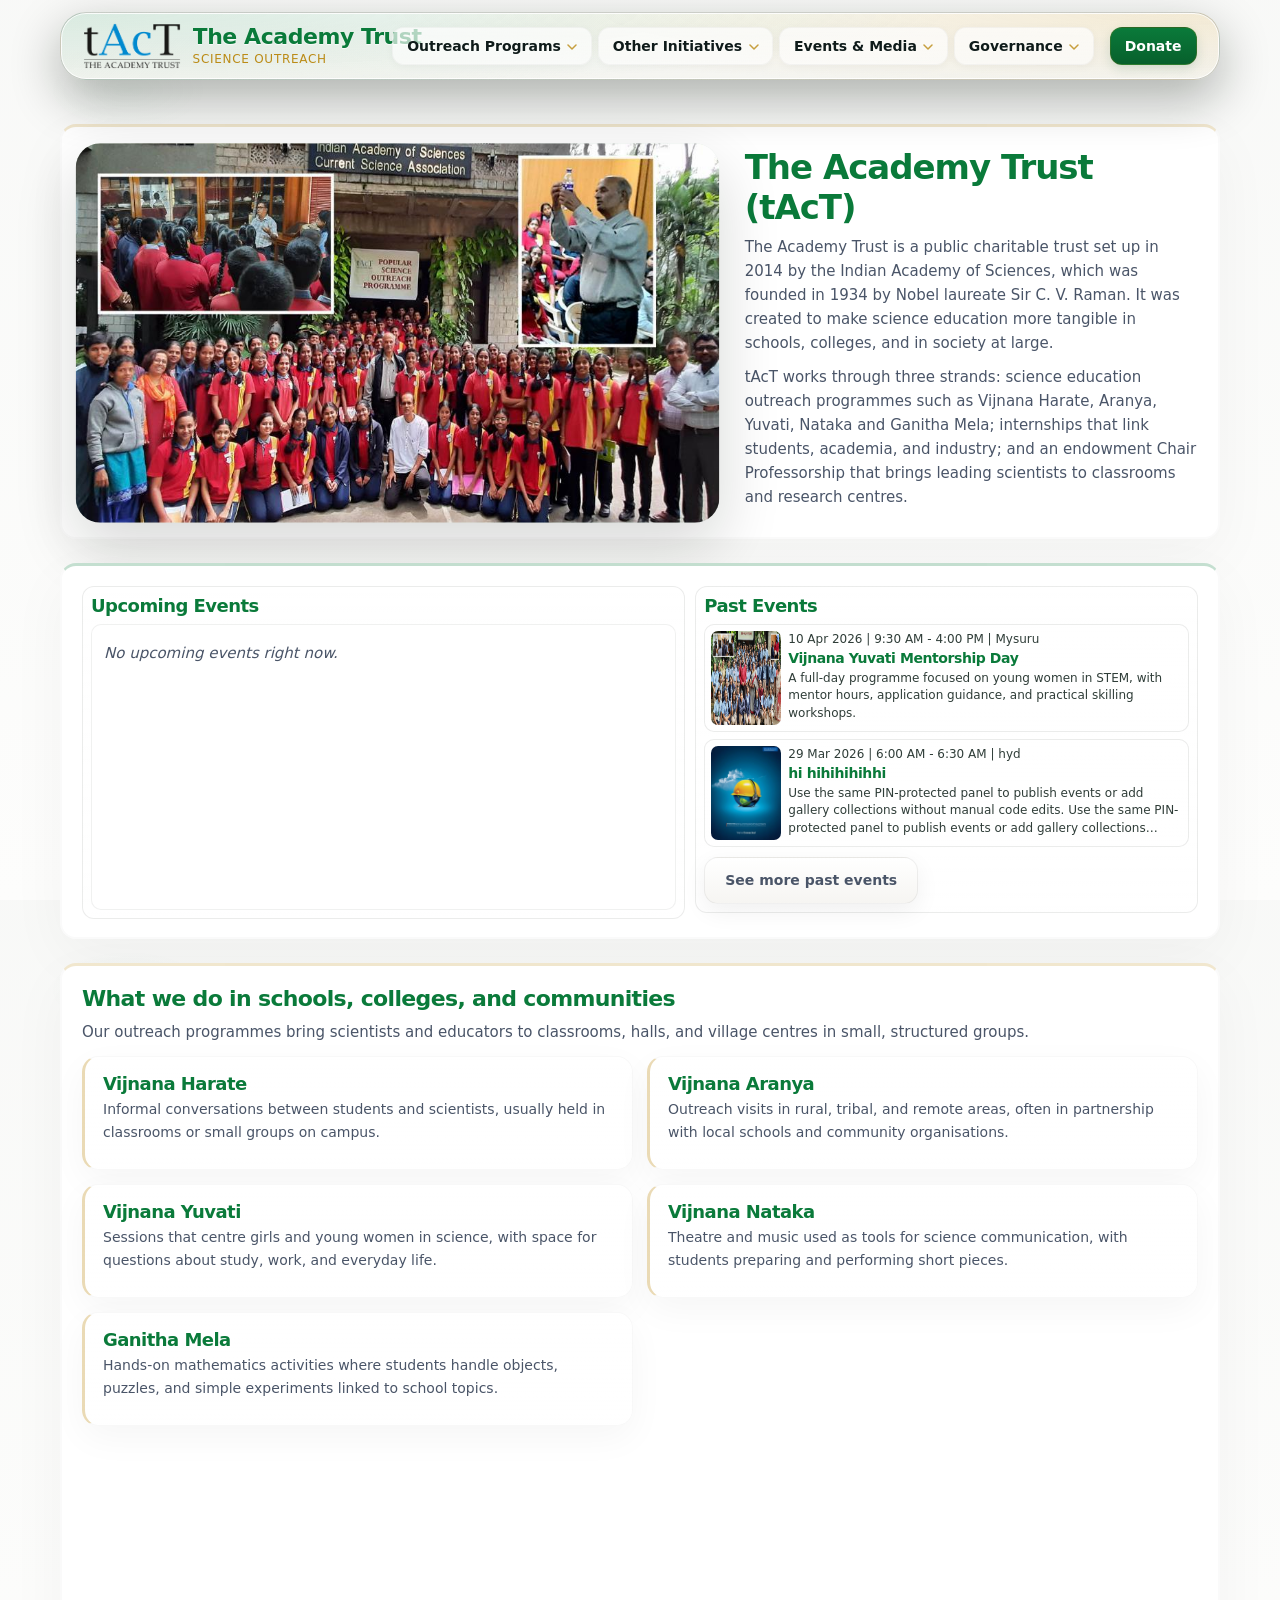
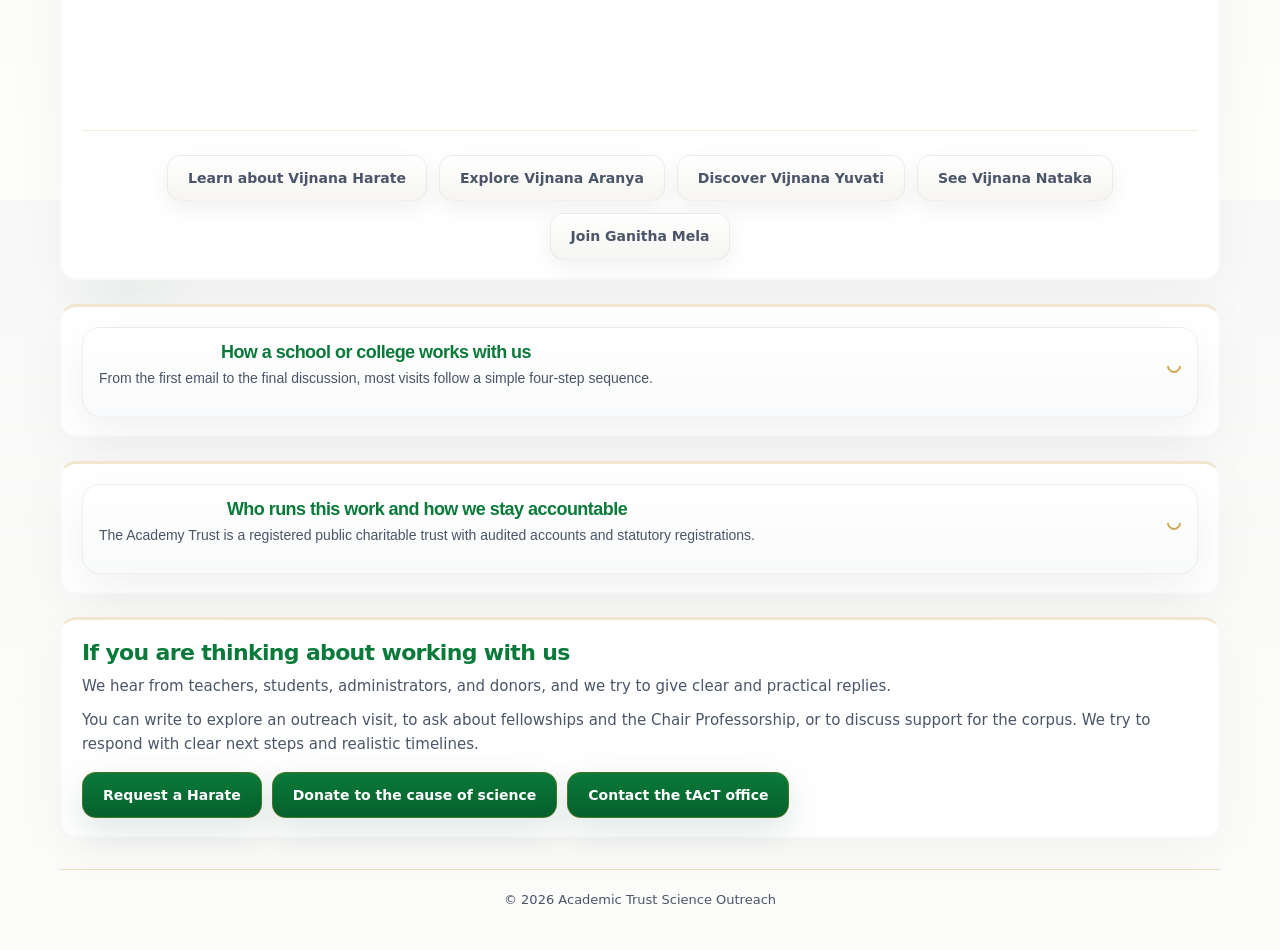
<file: index.html>
<!doctype html>
<html lang="en">
  <head>
    <meta charset="utf-8">
    <title>The Academy Trust — Science outreach and programmes</title>
    <meta name="viewport" content="width=1240">
    <meta
      name="description"
      content="The Academy Trust (tAcT), started in 2014 by the Indian Academy of Sciences, runs science outreach, student fellowships, and a Chair Professorship."
    >
    <link rel="preload" as="image" href="flauntimages/Main pic roll/1.jpg" fetchpriority="high">
    <link rel="stylesheet" href="shared-ribbon.css">
    <link rel="stylesheet" href="assets/css/public-site.css">
    <style>
      /* —— Shared palette & typography (aligned with existing site) —— */
      :root {
        --bg: #fbfbfa;
        --card: #ffffff;
        --muted: #6b6f6b;
        --green: #0a7a3a;
        --gold: #b8860b;
        --glass: rgba(10, 10, 10, 0.04);
        --radius: 18px;
        font-family: "Inter", system-ui, -apple-system, "Segoe UI", Roboto, Arial, sans-serif;
        color-scheme: light;
      }

      * {
        box-sizing: border-box;
      }

      html,
      body {
        height: 100%;
      }

      html {
        scroll-behavior: smooth;
      }

      body {
        margin: 0;
        background:
          linear-gradient(180deg, rgba(10, 40, 20, 0.02), rgba(255, 255, 255, 0.02)),
          radial-gradient(800px 400px at 10% 10%, rgba(10, 122, 58, 0.03), transparent 10%),
          var(--bg);
        color: #0f1b1a;
        -webkit-font-smoothing: antialiased;
        -moz-osx-font-smoothing: grayscale;
        line-height: 1.45;
        padding-bottom: 64px;
      }

      .wrap {
        max-width: var(--site-wrap-max);
        margin: 0 auto;
        padding: 20px;
      }

      main {
        margin-top: 24px;
      }

      h1,
      h2,
      h3 {
        margin: 0 0 8px;
        letter-spacing: -0.03em;
      }

      h1 {
        font-size: 34px;
        color: var(--green);
      }

      h2 {
        font-size: 22px;
        color: var(--green);
      }

      h3 {
        font-size: 18px;
      }

      p {
        margin: 4px 0 10px;
      }

      a {
        color: var(--green);
        text-decoration: none;
        position: relative;
      }

      a::after {
        content: "";
        position: absolute;
        left: 0;
        bottom: -2px;
        width: 0;
        height: 1px;
        background: var(--green);
        opacity: 0.8;
        transition: width 0.18s ease-out, opacity 0.18s ease-out;
      }

      a:hover::after {
        width: 100%;
        opacity: 1;
      }

      a:focus-visible {
        outline: 2px solid var(--green);
        outline-offset: 3px;
      }

      .skip-link {
        position: absolute;
        top: -40px;
        left: 0;
        background: var(--green);
        color: #ffffff;
        padding: 8px 12px;
        text-decoration: none;
        z-index: 100;
        border-radius: 0 0 8px 0;
      }

      .skip-link:focus {
        top: 0;
      }

      /* —— Layout & sections —— */
      .section {
        margin-bottom: 28px;
      }

      .surface {
        background: var(--card);
        border-radius: var(--radius);
        padding: 20px 20px 18px;
        border: 2px solid rgba(9, 9, 9, 0.02);
        border-top: 3px solid rgba(184, 134, 11, 0.2);
        box-shadow: 0 18px 60px rgba(20, 30, 20, 0.04);
      }

      .section header p {
        color: var(--muted);
        font-size: 15px;
      }

      /* Hero-like arrival layout (desktop-first) */
      .arrival {
        display: grid;
        grid-template-columns: minmax(260px, 3.2fr) minmax(0, 2.3fr);
        gap: 32px;
        align-items: stretch;
      }

      .arrival-copy {
        max-width: 560px;
      }

      .arrival-copy p {
        font-size: 15px;
      }

      .hero-visual {
        border-radius: 24px;
        overflow: hidden;
        box-shadow: 0 24px 60px rgba(12, 20, 14, 0.16);
        background:
          linear-gradient(160deg, rgba(10, 122, 58, 0.16), rgba(10, 122, 58, 0.02)),
          radial-gradient(220px 220px at 20% 0%, rgba(184, 134, 11, 0.3), transparent 65%),
          radial-gradient(260px 260px at 80% 110%, rgba(10, 122, 58, 0.25), transparent 70%),
          #fdfdfc;
        min-height: 320px;
        position: relative;
        transform: scale(1.02);
        transition: transform 0.3s ease, box-shadow 0.3s ease;
      }

      .hero-visual::after {
        content: "";
        position: absolute;
        inset: 0;
        background:
          radial-gradient(80% 80% at 50% 30%, rgba(255, 255, 255, 0.18), transparent 60%),
          linear-gradient(180deg, rgba(248, 250, 248, 0.9), rgba(234, 241, 236, 0.6));
        opacity: 1;
        transition: opacity 0.35s ease;
        pointer-events: none;
      }

      .hero-media-ready .hero-visual::after {
        opacity: 0;
      }

      .hero-visual:hover {
        transform: scale(1.05);
        box-shadow: 0 32px 80px rgba(12, 20, 14, 0.2);
      }

      .hero-visual-note {
        display: none;
      }

      .home-events-board {
        padding: 14px;
        border-top-color: rgba(10, 122, 58, 0.24);
      }

      .home-events-layout {
        display: grid;
        grid-template-columns: 1.2fr 1fr;
        gap: 10px;
        align-items: start;
      }

      .home-events-pane {
        min-width: 0;
        align-self: start;
        background: linear-gradient(180deg, rgba(255, 255, 255, 0.84), rgba(255, 255, 255, 0.94));
        border: 1px solid rgba(10, 20, 10, 0.08);
        border-radius: 12px;
        padding: 8px;
      }

      .home-events-pane h2 {
        margin: 0 0 8px;
        font-size: 18px;
      }

      .home-vertical-window {
        height: 286px;
        position: relative;
        overflow: hidden;
        border: 1px solid rgba(10, 20, 10, 0.06);
        border-radius: 10px;
        padding: 0;
        background: #ffffff;
      }

      .home-vertical-track {
        display: grid;
        gap: 0;
      }

      .home-upcoming-card {
        height: 286px;
        display: grid;
        grid-template-columns: minmax(106px, 36%) minmax(0, 1fr);
        gap: 0;
      }

      .home-upcoming-card img {
        width: 100%;
        height: 100%;
        object-fit: fill;
        object-position: center;
        background: linear-gradient(180deg, #f8faf8, #eef3ef);
        padding: 0;
      }

      .home-upcoming-copy {
        padding: 10px;
      }

      .home-upcoming-copy h3 {
        margin: 0 0 6px;
        font-size: 16px;
        color: var(--green);
        line-height: 1.25;
      }

      .home-upcoming-copy p {
        margin: 0;
        font-size: 13px;
        line-height: 1.45;
        color: #2f3d38;
      }

      .home-upcoming-dots {
        position: absolute;
        right: 10px;
        bottom: 10px;
        display: inline-flex;
        gap: 6px;
        z-index: 3;
        padding: 4px 6px;
        border-radius: 999px;
        background: rgba(255, 255, 255, 0.72);
        backdrop-filter: blur(4px);
      }

      .home-upcoming-dot {
        width: 8px;
        height: 8px;
        border-radius: 999px;
        border: 0;
        background: rgba(10, 122, 58, 0.28);
        padding: 0;
        cursor: pointer;
      }

      .home-upcoming-dot.is-active {
        background: rgba(10, 122, 58, 0.92);
      }

      .home-horizontal-window {
        overflow: hidden;
        max-height: none;
        border: 0;
        border-radius: 0;
        padding: 0;
        background: transparent;
      }

      .home-horizontal-track {
        display: grid;
        gap: 7px;
      }

      .home-events-item {
        display: grid;
        grid-template-columns: 66px minmax(0, 1fr);
        gap: 7px;
        align-items: start;
        padding: 6px;
        border-radius: 10px;
        background: linear-gradient(180deg, rgba(255, 255, 255, 0.9), #ffffff);
        border: 1px solid rgba(10, 20, 10, 0.08);
      }

      .home-events-item img {
        width: 66px;
        height: 86px;
        object-fit: fill;
        object-position: center;
        border-radius: 7px;
        background: linear-gradient(180deg, #f8faf8, #eef3ef);
        padding: 0;
      }

      .home-events-item--past {
        min-width: 0;
        grid-template-columns: 70px minmax(0, 1fr);
      }

      .home-events-item--past img {
        width: 70px;
        height: 94px;
      }

      .home-events-meta {
        margin: 0 0 3px;
        font-size: 12px;
        line-height: 1.35;
        color: var(--muted);
      }

      .home-events-item h3 {
        margin: 0 0 3px;
        font-size: 14px;
        line-height: 1.3;
        color: var(--green);
      }

      .home-events-item p {
        margin: 0;
        font-size: 12px;
        line-height: 1.45;
        color: #2f3d38;
        display: -webkit-box;
        -webkit-line-clamp: 3;
        -webkit-box-orient: vertical;
        overflow: hidden;
      }

      .home-events-empty {
        color: var(--muted);
        font-style: italic;
      }

      /* Simple outreach grid */
      .outreach-grid {
        display: grid;
        grid-template-columns: repeat(2, minmax(0, 1fr));
        gap: 14px;
        margin-top: 12px;
      }

      .outreach-item {
        background: linear-gradient(180deg, rgba(255, 255, 255, 0.9), #ffffff);
        border-radius: 16px;
        padding: 16px 18px;
        border: 1px solid rgba(0, 0, 0, 0.03);
        border-left: 3px solid rgba(184, 134, 11, 0.3);
        box-shadow: 0 12px 36px rgba(12, 20, 10, 0.04);
        transition: transform 0.2s ease, box-shadow 0.2s ease;
        cursor: pointer;
      }

      .outreach-item:hover {
        transform: translateY(-4px);
        box-shadow: 0 16px 48px rgba(12, 20, 10, 0.08);
        border-left-color: rgba(184, 134, 11, 0.5);
      }

      .outreach-item h3 {
        margin-bottom: 4px;
        color: var(--green);
      }

      .outreach-item p {
        font-size: 14px;
        color: var(--muted);
      }

      /* Photo grid for outreach images */
      .photo-grid {
        display: grid;
        grid-template-columns: repeat(3, minmax(0, 1fr));
        gap: 10px;
        margin-top: 16px;
      }

      /* Slideshow for hero visual */
      .slideshow-container {
        position: relative;
        width: 100%;
        height: 100%;
        overflow: hidden;
      }

      .slideshow-slide {
        position: absolute;
        top: 0;
        left: 0;
        width: 100%;
        height: 100%;
        opacity: 0;
        transition: opacity 0.5s ease-in-out;
      }

      .slideshow-slide.active {
        opacity: 1;
      }

      .slideshow-slide img {
        width: 100%;
        height: 100%;
        object-fit: fill;
        opacity: 0;
        transition: opacity 0.28s ease, transform 1.5s ease-in-out;
      }

      .hero-media-ready .slideshow-slide img {
        opacity: 1;
      }

      .slideshow-slide.active img {
        transform: scale(1.2);
        animation: zoomOut 1.5s ease-in-out forwards;
      }

      @keyframes zoomOut {
        0% {
          transform: scale(1.2);
        }
        100% {
          transform: scale(1);
        }
      }

      /* Flipping image boxes: smooth Mac-like continuous flip */
      .flipping-images {
        display: grid;
        grid-template-columns: repeat(3, 1fr);
        gap: 20px;
        margin-top: 32px;
        width: 100%;
      }

      .flip-box {
        position: relative;
        width: 100%;
        height: 220px;
        perspective: 1200px;
        border-radius: 18px;
        overflow: hidden;
        transition: transform 0.3s ease, box-shadow 0.3s ease;
        cursor: pointer;
      }

      .flip-box:hover {
        transform: translateY(-8px);
        box-shadow: 0 20px 50px rgba(12, 20, 14, 0.15);
      }

      .flip-box-inner {
        position: relative;
        width: 100%;
        height: 100%;
        transform-style: preserve-3d;
        animation: flipCarousel 7s cubic-bezier(0.33, 0.01, 0.16, 0.99) infinite;
      }

      /* Slightly staggered starts so they feel like a mechanical trio */
      .flipping-images .flip-box:nth-child(2) .flip-box-inner {
        animation-delay: 1.2s;
      }

      .flipping-images .flip-box:nth-child(3) .flip-box-inner {
        animation-delay: 2.4s;
      }

      /* Long show, quick but smooth flip, then show again */
      @keyframes flipCarousel {
        0%, 38% {
          transform: rotateY(0deg);
        }
        46% {
          transform: rotateY(190deg); /* tiny overshoot */
        }
        52% {
          transform: rotateY(180deg);
        }
        60%, 88% {
          transform: rotateY(180deg);
        }
        96% {
          transform: rotateY(370deg); /* overshoot back */
        }
        100% {
          transform: rotateY(360deg);
        }
      }

      .flip-box-front, .flip-box-back {
        position: absolute;
        width: 100%;
        height: 100%;
        backface-visibility: hidden;
        border-radius: 18px;
        overflow: hidden;
      }

      .flip-box-back {
        transform: rotateY(180deg);
      }

      .flip-box img {
        width: 100%;
        height: 100%;
        object-fit: fill;
        transition: transform 0.5s ease;
      }

      .flip-box-link {
        display: block;
        text-decoration: none;
        color: inherit;
        transition: transform 0.2s ease;
      }

      .flip-box-link:hover {
        transform: scale(1.02);
      }

      .flip-box-link:hover .flip-box {
        box-shadow: 0 12px 32px rgba(10, 20, 10, 0.15);
      }

      .flip-box:hover img {
        transform: scale(1.1);
      }

      .photo-grid figure {
        margin: 0;
        border-radius: 14px;
        overflow: hidden;
        background:
          linear-gradient(180deg, rgba(255, 255, 255, 0.9), #ffffff),
          radial-gradient(220px 220px at 10% 0%, rgba(10, 122, 58, 0.08), transparent 65%);
        box-shadow: 0 10px 30px rgba(12, 20, 10, 0.04);
      }

      .photo-grid img {
        width: 100%;
        height: 100%;
        display: block;
        object-fit: fill;
        aspect-ratio: 4 / 3;
      }

      .photo-grid figcaption {
        font-size: 12px;
        color: var(--muted);
        padding: 6px 8px 8px;
        background: rgba(255, 255, 255, 0.9);
      }

      .outreach-links {
        display: flex;
        flex-wrap: wrap;
        gap: 12px;
        justify-content: center;
        margin-top: 32px;
        padding-top: 24px;
        border-top: 1px solid rgba(184, 134, 11, 0.15);
      }

      .outreach-links .btn {
        margin: 0;
      }

      .outreach-item h3 a {
        color: var(--green);
        text-decoration: none;
        transition: color 0.2s ease;
      }

      .outreach-item h3 a:hover {
        color: #07602c;
        text-decoration: underline;
      }

      .outreach-item-link {
        text-decoration: none;
        color: inherit;
        transition: transform 0.2s ease, box-shadow 0.2s ease;
        display: block;
      }

      .outreach-item-link:hover {
        transform: translateY(-2px);
      }

      .outreach-item-link:hover .outreach-item {
        box-shadow: 0 12px 32px rgba(10, 20, 10, 0.12);
        border-top-color: rgba(184, 134, 11, 0.4);
      }

      /* CTAs */
      .ctas {
        display: flex;
        flex-wrap: wrap;
        gap: 10px;
        margin-top: 16px;
      }

      .btn {
        display: inline-flex;
        align-items: center;
        justify-content: center;
        padding: 12px 20px;
        border-radius: 14px;
        border: 1px solid transparent;
        font-weight: 700;
        font-size: 14px;
        cursor: pointer;
        text-decoration: none;
        transition:
          transform 0.2s ease,
          box-shadow 0.2s ease,
          background 0.2s ease,
          border-color 0.2s ease;
      }

      .btn-primary {
        background: linear-gradient(180deg, var(--green), #07602c);
        color: #ffffff;
        box-shadow: 0 12px 36px rgba(6, 80, 40, 0.14);
        border: 1px solid rgba(184, 134, 11, 0.35);
      }

      .btn-primary:hover {
        transform: translateY(-4px) scale(1.01);
        box-shadow: 0 18px 52px rgba(6, 80, 40, 0.26);
      }

      .ctas .btn-secondary {
        background: linear-gradient(180deg, var(--green), #07602c);
        color: #ffffff;
        box-shadow: 0 12px 36px rgba(6, 80, 40, 0.14);
        border: 1px solid rgba(184, 134, 11, 0.35);
      }

      .ctas .btn-secondary:hover {
        transform: translateY(-4px) scale(1.01);
        box-shadow: 0 18px 52px rgba(6, 80, 40, 0.26);
        border-color: rgba(184, 134, 11, 0.35);
      }

      .btn-secondary {
        background: linear-gradient(180deg, #ffffff, #f6f5f2);
        color: var(--muted);
        border-color: rgba(0, 0, 0, 0.06);
        box-shadow: 0 8px 24px rgba(10, 20, 10, 0.06);
      }

      .btn-secondary:hover {
        transform: translateY(-3px) scale(1.01);
        box-shadow: 0 14px 38px rgba(10, 20, 10, 0.16);
        border-color: rgba(0, 0, 0, 0.12);
      }

      .btn:focus-visible {
        outline: 2px solid var(--green);
        outline-offset: 3px;
      }

      /* How-it-works list */
      .steps {
        padding-left: 20px;
        margin: 8px 0 4px;
      }

      .steps li {
        margin-bottom: 6px;
      }

      /* Info dropdown cards */
      .info-card {
        border-radius: 18px;
        border: 1px solid rgba(15, 23, 42, 0.06);
        box-shadow: 0 14px 40px rgba(15, 23, 42, 0.06);
        overflow: hidden;
        background: linear-gradient(180deg, rgba(255, 255, 255, 0.98), #f9fafb);
      }

      .info-card-toggle {
        width: 100%;
        border: 0;
        background: transparent;
        padding: 14px 16px 12px;
        display: flex;
        align-items: center;
        justify-content: space-between;
        gap: 12px;
        cursor: pointer;
      }

      .info-card-toggle:focus-visible {
        outline: 2px solid var(--green);
        outline-offset: 2px;
      }

      .info-card-heading h2 {
        margin: 0 0 4px;
        font-size: 18px;
      }

      .info-card-heading p {
        margin: 0;
        font-size: 14px;
        color: var(--muted);
      }

      .info-card-toggle::after {
        content: "";
        width: 10px;
        height: 10px;
        border-radius: 999px;
        border: 2px solid rgba(184, 134, 11, 0.7);
        border-left-color: transparent;
        border-top-color: transparent;
        transform: rotate(45deg);
        transition: transform 0.2s ease, border-color 0.2s ease;
      }

      .info-card-toggle[aria-expanded="true"]::after {
        transform: rotate(225deg);
        border-color: rgba(10, 122, 58, 0.85);
        border-left-color: transparent;
        border-top-color: transparent;
      }

      .info-card-body {
        padding: 0 16px 14px;
        max-height: 0;
        overflow: hidden;
        opacity: 0;
        transform: translateY(-4px);
        transition:
          max-height 0.3s ease,
          opacity 0.25s ease,
          transform 0.25s ease;
      }

      .info-card.info-card--open .info-card-body {
        opacity: 1;
        transform: translateY(0);
      }

      /* Footer */
      footer[aria-label="Site footer"] {
        margin-top: 30px;
        padding-top: 20px;
        border-top: 1px solid rgba(184, 134, 11, 0.25);
        text-align: center;
        color: var(--muted);
        font-size: 13px;
      }

      /* Optimized animations */
      .fade-section {
        opacity: 0;
        transform: translateY(20px);
        transition:
          opacity 0.6s cubic-bezier(0.4, 0, 0.2, 1),
          transform 0.6s cubic-bezier(0.4, 0, 0.2, 1);
        will-change: opacity, transform;
      }

      .fade-section.in-view {
        opacity: 1;
        transform: translateY(0);
      }

      .surface:hover {
        box-shadow: 0 20px 70px rgba(10, 20, 10, 0.06);
        border-color: rgba(9, 9, 9, 0.04);
      }

      .surface:focus-within {
        border-color: rgba(10, 122, 58, 0.35);
      }

      /* Respect reduced motion preferences */
      @media (prefers-reduced-motion: reduce) {
        html {
          scroll-behavior: auto;
        }

        .fade-section {
          opacity: 1;
          transform: none;
          transition: none;
        }

      }

      /* Desktop-only layout lock */
      html,
      body {
        min-width: 1240px;
      }

      body {
        overflow-x: auto;
      }

      .wrap {
        width: 1200px;
        max-width: none;
        min-width: 1200px;
        padding: 20px;
      }

      h1 {
        font-size: 34px;
      }

      .arrival {
        grid-template-columns: minmax(260px, 3.2fr) minmax(0, 2.3fr);
      }

      .home-events-layout {
        grid-template-columns: 1.2fr 1fr;
      }

      .outreach-grid {
        grid-template-columns: repeat(2, minmax(0, 1fr));
      }

      .photo-grid {
        grid-template-columns: repeat(3, minmax(0, 1fr));
      }

      .flipping-images {
        grid-template-columns: repeat(3, 1fr);
        gap: 16px;
      }

      .surface {
        padding: 20px 20px 18px;
      }

      .hero-visual {
        min-height: 320px;
      }

      .home-upcoming-card {
        height: 286px;
        grid-template-columns: minmax(106px, 36%) minmax(0, 1fr);
      }

      .home-vertical-window {
        height: 286px;
        max-height: none;
      }

      .home-events-item,
      .home-events-item--past {
        grid-template-columns: 70px minmax(0, 1fr);
      }

      .home-events-item img,
      .home-events-item--past img {
        width: 70px;
        height: 94px;
      }

      .flip-box {
        height: 240px;
      }
    </style>
    <!-- Include shared ribbon CSS -->
    <link rel="stylesheet" href="shared-ribbon.css">
  </head>
  <body>
    <div class="wrap">
      <div id="site-header-root"></div>

      <main id="main">
        <!-- ARRIVAL: first screen -->
        <section
          class="section surface fade-section arrival"
          aria-labelledby="arrival-heading"
        >
          <aside class="hero-visual" aria-label="Photograph from an outreach visit">
            <div class="slideshow-container">
              <div class="slideshow-slide active">
                <img
                  src="flauntimages/Main pic roll/1.jpg"
                  alt=""
                  loading="eager"
                  fetchpriority="high"
                  decoding="async"
                >
              </div>
              <div class="slideshow-slide">
                <img
                  src="flauntimages/Main pic roll/2.jpg"
                  alt=""
                  loading="eager"
                  fetchpriority="high"
                  decoding="async"
                >
              </div>
              <div class="slideshow-slide">
                <img
                  src="flauntimages/Main pic roll/3.jpg"
                  alt=""
                  loading="lazy"
                  decoding="async"
                >
              </div>
              <div class="slideshow-slide">
                <img
                  src="flauntimages/Main pic roll/4.jpg"
                  alt=""
                  loading="lazy"
                  decoding="async"
                >
              </div>
              <div class="slideshow-slide">
                <img
                  src="flauntimages/Main pic roll/5.jpg"
                  alt=""
                  loading="lazy"
                  decoding="async"
                >
              </div>
              <div class="slideshow-slide">
                <img
                  src="flauntimages/Main pic roll/6.jpg"
                  alt=""
                  loading="lazy"
                  decoding="async"
                >
              </div>
              <div class="slideshow-slide">
                <img
                  src="flauntimages/Main pic roll/7.jpg"
                  alt=""
                  loading="lazy"
                  decoding="async"
                >
              </div>
              <div class="slideshow-slide">
                <img
                  src="flauntimages/Main pic roll/8.jpg"
                  alt=""
                  loading="lazy"
                  decoding="async"
                >
              </div>
            </div>
          </aside>

          <div class="arrival-copy">
            <header>
              <h1 id="arrival-heading">The Academy Trust (tAcT)</h1>
              <p>
                The Academy Trust is a public charitable trust set up in 2014 by the Indian Academy of Sciences, which was founded in 1934 by Nobel laureate Sir C. V. Raman. It was created to make science education more tangible in schools, colleges, and in society at large.
              </p>
            </header>
            <p>
              tAcT works through three strands: science education outreach programmes such as Vijnana Harate, Aranya, Yuvati, Nataka and Ganitha Mela; internships that link students, academia, and industry; and an endowment Chair Professorship that brings leading scientists to classrooms and research centres.
            </p>
          </div>
        </section>

        <section class="section surface fade-section home-events-board" aria-labelledby="home-events-heading">
          <div class="home-events-layout">
            <div class="home-events-pane" id="home-upcoming-pane">
              <h2 id="home-events-heading">Upcoming Events</h2>
              <div class="home-vertical-window">
                <div id="home-upcoming-track" class="home-vertical-track"></div>
                <div id="home-upcoming-dots" class="home-upcoming-dots" aria-label="Upcoming event navigation"></div>
              </div>
            </div>
            <div class="home-events-pane" id="home-previous-pane">
              <h2>Past Events</h2>
              <div class="home-horizontal-window">
                <div id="home-previous-track" class="home-horizontal-track"></div>
              </div>
              <div style="margin-top: 10px;">
                <a class="btn btn-secondary" href="events.html#past">See more past events</a>
              </div>
            </div>
          </div>
        </section>

        <!-- OUTREACH OVERVIEW: what we do in institutions and communities -->
        <section
          class="section surface fade-section"
          aria-labelledby="outreach-overview-heading"
        >
          <header>
            <h2 id="outreach-overview-heading">What we do in schools, colleges, and communities</h2>
            <p>
              Our outreach programmes bring scientists and educators to classrooms, halls, and village centres in small, structured groups.
            </p>
          </header>

          <!-- Future: outreach blocks with visuals and short descriptions for each program -->
          <div class="outreach-grid" aria-label="Outreach experiences">
            <a href="vijnana-harate.html" class="outreach-item-link">
              <article class="outreach-item" aria-labelledby="harate-title">
                <h3 id="harate-title">Vijnana Harate</h3>
                <p>
                  Informal conversations between students and scientists, usually held in classrooms or small groups on campus.
                </p>
              </article>
            </a>

            <a href="vijnana-aranya.html" class="outreach-item-link">
              <article class="outreach-item" aria-labelledby="aranya-title">
                <h3 id="aranya-title">Vijnana Aranya</h3>
                <p>
                  Outreach visits in rural, tribal, and remote areas, often in partnership with local schools and community organisations.
                </p>
              </article>
            </a>

            <a href="vijnana-yuvati.html" class="outreach-item-link">
              <article class="outreach-item" aria-labelledby="yuvati-title">
                <h3 id="yuvati-title">Vijnana Yuvati</h3>
                <p>
                  Sessions that centre girls and young women in science, with space for questions about study, work, and everyday life.
                </p>
              </article>
            </a>

            <a href="vijnana-nataka.html" class="outreach-item-link">
              <article class="outreach-item" aria-labelledby="nataka-title">
                <h3 id="nataka-title">Vijnana Nataka</h3>
                <p>
                  Theatre and music used as tools for science communication, with students preparing and performing short pieces.
                </p>
              </article>
            </a>

            <a href="ganitha-mela.html" class="outreach-item-link">
              <article class="outreach-item" aria-labelledby="mela-title">
                <h3 id="mela-title">Ganitha Mela</h3>
                <p>
                  Hands-on mathematics activities where students handle objects, puzzles, and simple experiments linked to school topics.
                </p>
              </article>
            </a>
          </div>

          <!-- Continuously flipping image boxes -->
          <div class="flipping-images" aria-label="Outreach program showcase">
            <a href="vijnana-harate.html" class="flip-box-link">
              <div class="flip-box" id="flip-box-1">
                <div class="flip-box-inner">
                  <div class="flip-box-front">
                    <img src="flauntimages/Vijnana Harate/1.jpg" alt="Vijnana Harate - conversations with scientists" loading="lazy" decoding="async">
                  </div>
                  <div class="flip-box-back">
                    <img src="flauntimages/Vijnana Harate/3.jpg" alt="Vijnana Harate - simple experiments" loading="lazy" decoding="async">
                  </div>
                </div>
              </div>
            </a>
            <a href="vijnana-nataka.html" class="flip-box-link">
              <div class="flip-box" id="flip-box-2">
                <div class="flip-box-inner">
                  <div class="flip-box-front">
                    <img src="flauntimages/Vijnana Nataka/1.jpg" alt="Vijnana Nataka - theatre and science" loading="lazy" decoding="async">
                  </div>
                  <div class="flip-box-back">
                    <img src="flauntimages/Vijnana Nataka/3.jpg" alt="Vijnana Nataka - community performance" loading="lazy" decoding="async">
                  </div>
                </div>
              </div>
            </a>
            <a href="vijnana-yuvati.html" class="flip-box-link">
              <div class="flip-box" id="flip-box-3">
                <div class="flip-box-inner">
                  <div class="flip-box-front">
                    <img src="flauntimages/Vijnana Yuvati/1.jpg" alt="Vijnana Yuvati - women in STEM" loading="lazy" decoding="async">
                  </div>
                  <div class="flip-box-back">
                    <img src="flauntimages/Vijnana Yuvati/2.jpg" alt="Vijnana Yuvati - mentorship and workshops" loading="lazy" decoding="async">
                  </div>
                </div>
              </div>
            </a>
          </div>

          <!-- Links to detailed outreach subpages -->
          <div class="outreach-links">
            <a href="vijnana-harate.html" class="btn btn-secondary">Learn about Vijnana Harate</a>
            <a href="vijnana-aranya.html" class="btn btn-secondary">Explore Vijnana Aranya</a>
            <a href="vijnana-yuvati.html" class="btn btn-secondary">Discover Vijnana Yuvati</a>
            <a href="vijnana-nataka.html" class="btn btn-secondary">See Vijnana Nataka</a>
            <a href="ganitha-mela.html" class="btn btn-secondary">Join Ganitha Mela</a>
          </div>
        </section>

        <!-- HOW IT WORKS: for educators and institutions -->
        <section
          class="section surface fade-section"
          aria-labelledby="how-it-works-heading"
        >
          <article class="info-card" aria-labelledby="how-it-works-heading">
            <button
              class="info-card-toggle"
              type="button"
              aria-expanded="false"
              data-info-card-target="how-it-works-body"
            >
              <div class="info-card-heading">
                <h2 id="how-it-works-heading">How a school or college works with us</h2>
                <p>From the first email to the final discussion, most visits follow a simple four-step sequence.</p>
              </div>
            </button>
            <div
              id="how-it-works-body"
              class="info-card-body"
            >
              <ol class="steps">
                <li>
                  You write to us with a short note about your institution, location, and the group of students you have in mind.
                </li>
                <li>
                  We speak with you to understand your timetable, language of instruction, and possible dates.
                </li>
                <li>
                  Together, we choose an outreach format that fits your students, staff availability, and space.
                </li>
                <li>
                  We visit your campus or centre, run the sessions, and keep time for questions and discussion.
                </li>
              </ol>
            </div>
          </article>
        </section>

        <!-- TRUST: who runs this and how it is held -->
        <section
          class="section surface fade-section"
          aria-labelledby="trust-heading"
        >
          <article class="info-card" aria-labelledby="trust-heading">
            <button
              class="info-card-toggle"
              type="button"
              aria-expanded="false"
              data-info-card-target="trust-body"
            >
              <div class="info-card-heading">
                <h2 id="trust-heading">Who runs this work and how we stay accountable</h2>
                <p>The Academy Trust is a registered public charitable trust with audited accounts and statutory registrations.</p>
              </div>
            </button>
            <div
              id="trust-body"
              class="info-card-body"
            >
              <p>
                The Academy Trust was started in 2014 by the Indian Academy of Sciences, which was founded in 1934 by Sir C. V. Raman.
              </p>
              <p>
                The Trust holds a corpus fund, maintains audited accounts, and keeps its registrations, including 80G and 12A, up to date so that support is handled with care.
              </p>
            </div>
          </article>
        </section>

        <!-- CLOSING ACTIONS: next steps for visitors -->
        <section
          class="section surface fade-section"
          aria-labelledby="closing-heading"
        >
          <header>
            <h2 id="closing-heading">If you are thinking about working with us</h2>
            <p>
              We hear from teachers, students, administrators, and donors, and we try to give clear and practical replies.
            </p>
          </header>

          <p>
            You can write to explore an outreach visit, to ask about fellowships and the Chair Professorship, or to discuss support for the corpus. We try to respond with clear next steps and realistic timelines.
          </p>

          <div class="ctas" aria-label="Next steps">
            <a
              href="mailto:trust@ias.ac.in?subject=Outreach%20visit%20request&amp;body=Please%20share%20a%20few%20lines%20about%20your%20institution,%20location,%20and%20students."
              class="btn btn-primary"
            >Request a Harate</a>
            <a
              href="donate.html"
              class="btn btn-secondary"
            >Donate to the cause of science</a>
            <a
              href="mailto:trust@ias.ac.in?subject=Question%20for%20The%20Academy%20Trust%20(tAcT)"
              class="btn btn-secondary"
            >Contact the tAcT office</a>
          </div>
        </section>
      </main>

      <div id="site-footer-root"></div>
    </div>

    <script src="assets/js/site-chrome.js?v=20260323e"></script>
    <script src="assets/js/events-config.js"></script>
    <script src="content/events/events-feed.js"></script>
    <script src="assets/js/events-feed-loader.js"></script>
    <script src="assets/js/home-events-board.js"></script>
    <script src="assets/js/index-page.js"></script>
    <script src="assets/js/page-router.js?v=20260323d"></script>
  </body>
</html>
</file>
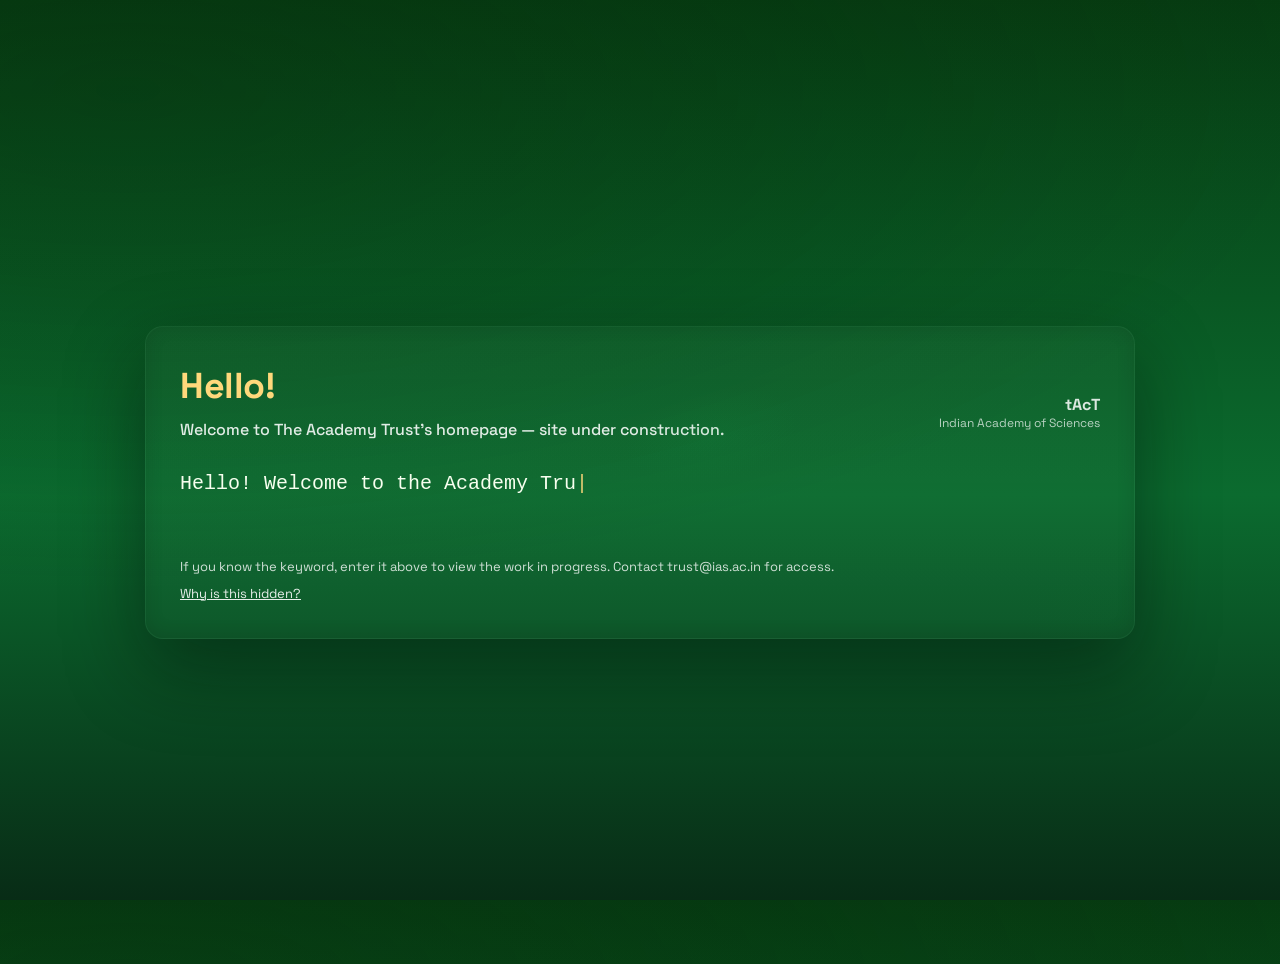
<file: Refer for more data/index.html>
<!doctype html>
<html lang="en">
<head>
<meta charset="utf-8" />
<meta name="viewport" content="width=device-width,initial-scale=1" />
<title>The Academy Trust — Welcome</title>
<meta name="description" content="Welcome to The Academy Trust — site under construction. Enter the secret keyword to preview work-in-progress." />
<link href="https://fonts.googleapis.com/css2?family=Space+Grotesk:wght@400;600&display=swap" rel="stylesheet">
<style>
  :root{
    --canopy-1: #063b11;
    --canopy-2: #0b6b2f;
    --leaf: #0fa84b;
    --accent: #ffd87b;
    --muted: rgba(255,255,255,0.92);
    --glass: rgba(255,255,255,0.06);
    --radius: 14px;
    font-family: "Space Grotesk", system-ui, -apple-system, "Segoe UI", Roboto, "Helvetica Neue", Arial;
  }
  html,body{height:100%;margin:0}
  body{
    background: radial-gradient(1200px 500px at 10% 10%, rgba(5,40,12,0.22), transparent),
                linear-gradient(180deg, var(--canopy-1) 0%, var(--canopy-2) 55%, #082c16 100%);
    color:var(--muted);
    display:flex;align-items:center;justify-content:center;padding:32px;
    -webkit-font-smoothing:antialiased; -moz-osx-font-smoothing:grayscale;
  }
  .card{
    width:100%;max-width:920px;border-radius:18px;
    padding:36px 34px;
    background: linear-gradient(180deg, rgba(255,255,255,0.03), rgba(255,255,255,0.02));
    box-shadow: 0 30px 80px rgba(3,12,6,0.46), inset 0 -2px 18px rgba(0,0,0,0.12);
    border: 1px solid rgba(255,255,255,0.03);
    color: #eef7ec;
    position:relative;
    overflow:hidden;
  }
  .card:before{
    content:"";
    position:absolute;right:-8%;top:-10%;width:60%;height:160%;
    background: radial-gradient(50% 30% at 20% 20%, rgba(15,168,75,0.08), transparent 30%),
                radial-gradient(40% 40% at 80% 70%, rgba(11,107,47,0.06), transparent 40%);
    transform: rotate(-12deg);
    pointer-events:none;
  }
  h1{font-size: clamp(22px, 3.6vw, 36px); margin:0 0 10px; color:var(--accent); letter-spacing:-0.4px}
  .sub{color: rgba(255,255,255,0.88); margin:0 0 22px; font-weight:500}
  .typewrap{font-family: monospace, ui-monospace; font-size: clamp(16px, 2.2vw, 20px); line-height:1.4; color:#f7ffef; margin-bottom:22px; min-height:3.3em}
  .caret{display:inline-block;width:10px;height:1.1em;background:linear-gradient(180deg,#fff0,#fff);margin-left:6px;vertical-align:bottom;animation:blink 1s steps(2) infinite}
  @keyframes blink{50%{opacity:0}}
  .secret-area{display:flex;gap:10px;align-items:center;flex-wrap:wrap}
  input.secret{
    min-width:260px;padding:12px 14px;border-radius:12px;border:0;background:rgba(255,255,255,0.04);
    outline:none;font-weight:700;color:#052b15;box-shadow: inset 0 -1px 0 rgba(0,0,0,0.12);
  }
  button.unlock{padding:10px 14px;border-radius:12px;border:0;cursor:pointer;background:linear-gradient(180deg,var(--leaf),#0d8c3a);color:#fff;font-weight:800;box-shadow: 0 10px 26px rgba(6,80,40,0.24)}
  .hint{font-size:13px;color:rgba(255,255,255,0.8);margin-top:12px}
  .overlay{position:fixed;inset:0;display:flex;align-items:center;justify-content:center;background:linear-gradient(180deg, rgba(3,6,3,0.6), rgba(3,6,3,0.6));z-index:40;backdrop-filter: blur(4px);opacity:0;pointer-events:none;transition:opacity .28s ease}
  .overlay.show{opacity:1;pointer-events:auto}
  .overlay .panel{background:linear-gradient(180deg,#fff,#f9fff0);color:#052b15;padding:26px;border-radius:12px;box-shadow:0 30px 80px rgba(3,12,6,0.6)}
  .shake{animation:shake .42s ease}
  @keyframes shake{10%{transform:translateX(-6px)}30%{transform:translateX(6px)}50%{transform:translateX(-4px)}70%{transform:translateX(4px)}90%{transform:translateX(-2px)}100%{transform:translateX(0)}}
  .meta{margin-top:18px;color:rgba(255,255,255,0.75);font-size:13px}
  .smalllink{color:rgba(255,255,255,0.9);text-decoration:underline;cursor:pointer}
  @media (max-width:560px){.card{padding:22px}.typewrap{font-size:16px}}
</style>
</head>
<body>
  <main class="card" role="main" aria-labelledby="welcome">
    <header style="display:flex;align-items:center;justify-content:space-between;gap:12px;margin-bottom:8px">
      <div>
        <h1 id="welcome">Hello!</h1>
        <div class="sub">Welcome to The Academy Trust's homepage — site under construction.</div>
      </div>
      <div style="text-align:right">
        <div style="font-weight:700;color:rgba(255,255,255,0.85)">tAcT</div>
        <div style="font-size:12px;color:rgba(255,255,255,0.7)">Indian Academy of Sciences</div>
      </div>
    </header>

    <section aria-label="Greeting">
      <div class="typewrap" id="typewriter" aria-live="polite" role="status"></div>
      <div class="caret" id="fakecaret" aria-hidden="true" style="display:none"></div>
    </section>

    <section style="margin-top:18px" aria-label="Secret entry">
      <div class="secret-area" id="secretRow" style="display:none" aria-hidden="true">
        <input class="secret" id="secretInput" type="password" placeholder="Enter keyword…" aria-label="Secret keyword">
        <button class="unlock" id="unlockBtn" aria-label="Unlock site">Reveal</button>
      </div>

      <div class="hint" id="hint">If you know the keyword, enter it above to view the work in progress. Contact trust@ias.ac.in for access.</div>

      <div style="margin-top:10px" class="meta">
        <span class="smalllink" id="showIntent">Why is this hidden?</span>
      </div>
    </section>
  </main>

  <div class="overlay" id="overlay" role="dialog" aria-modal="true" aria-hidden="true">
    <div class="panel">
      <div style="font-weight:800;font-size:18px;margin-bottom:8px">Nice — access granted</div>
      <div style="margin-bottom:14px">Redirecting you to the work-in-progress...</div>
      <div style="font-size:13px;color:#28492b">If the redirect does not happen, <button id="goto" style="background:transparent;border:0;color:#0b6b35;font-weight:800;cursor:pointer">click here</button></div>
    </div>
  </div>

<script>
/* SECRET landing — never stores keyword (requires entry each visit) */
const SECRET = 'cvraaman';   // change as needed
const TARGET = 'alright.html';

const lines = [
  "Hello! Welcome to the Academy Trust's homepage.",
  "This site is under construction — we are crafting outreach, talks, and Vijnana Harate programmes.",
  "If you know the secret keyword, enter it in the box below to view the work-in-progress."
];

const typeEl = document.getElementById('typewriter');
const secretRow = document.getElementById('secretRow');
const input = document.getElementById('secretInput');
const btn = document.getElementById('unlockBtn');
const overlay = document.getElementById('overlay');
const gotoBtn = document.getElementById('goto');
const fakeCaret = document.getElementById('fakecaret');
const showIntent = document.getElementById('showIntent');

function typeLines(lines, cb){
  let li = 0;
  function typeLine(){
    if(li >= lines.length){ cb && cb(); return; }
    const str = lines[li];
    let i=0;
    // for multi-line effect, append lines separated by <br>
    (function typer(){
      // build current combined output
      const previous = lines.slice(0,li).map(s=>s).join('<br>');
      const current = str.slice(0,i);
      typeEl.innerHTML = previous + (previous ? '<br>' : '') + current + '<span style="opacity:0.9;color:var(--accent)">|</span>';
      if(i <= str.length){
        i++;
        setTimeout(typer, 24 + (Math.random()*18));
      } else {
        // finalize current line (remove caret) then next line
        typeEl.innerHTML = previous + (previous ? '<br>' : '') + str;
        li++;
        setTimeout(typeLine, 450);
      }
    })();
  }
  typeLine();
}

function revealSecretArea(){
  fakeCaret.style.display = 'inline-block';
  secretRow.style.display = 'flex';
  secretRow.scrollIntoView({behavior:'smooth'});
  input.focus();
}

function tryUnlock(){
  const v = input.value && input.value.trim();
  if(!v){
    input.classList.add('shake');
    setTimeout(()=> input.classList.remove('shake'), 420);
    return;
  }
  if(v === SECRET){
    overlay.classList.add('show');
    overlay.setAttribute('aria-hidden','false');
    setTimeout(()=> location.href = TARGET, 700);
  } else {
    input.classList.add('shake');
    input.value = '';
    hintShake();
    setTimeout(()=> input.classList.remove('shake'), 520);
  }
}

function hintShake(){
  const hint = document.getElementById('hint');
  hint.classList.add('shake');
  setTimeout(()=> hint.classList.remove('shake'),520);
}

btn.addEventListener('click', tryUnlock);
input.addEventListener('keydown', e=>{ if(e.key === 'Enter') tryUnlock(); });
gotoBtn.addEventListener('click', ()=> location.href = TARGET);
showIntent.addEventListener('click', ()=> alert("We stage the full working site privately while under construction to avoid confusion. People who need preview access are given a keyword. For urgent access contact trust@ias.ac.in."));

/* Kick off typing and then reveal input every visit */
fakeCaret.style.display = 'none';
typeLines(lines, ()=>{ setTimeout(revealSecretArea, 600); });
</script>
</body>
</html>
</file>
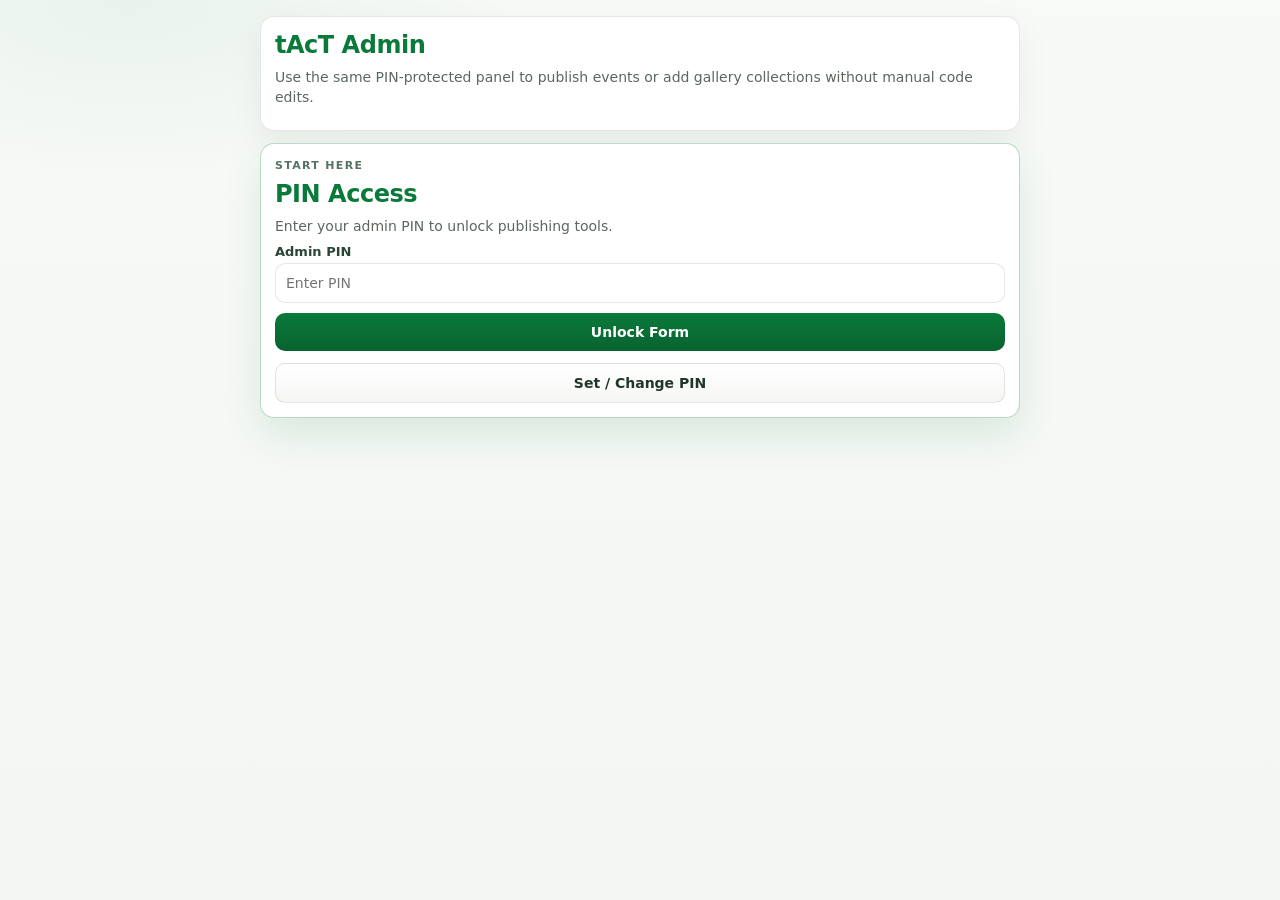
<file: admin.html>
<!doctype html>
<html lang="en">
<head>
  <meta charset="utf-8">
  <meta name="viewport" content="width=device-width, initial-scale=1">
  <title>tAcT Admin - Events and Gallery</title>
  <style>
    :root {
      --bg: #f5f7f4;
      --card: #ffffff;
      --card-soft: #f8fbf8;
      --green: #0a7a3a;
      --muted: #5c6760;
      --line: rgba(10, 20, 10, 0.1);
      --radius: 14px;
      font-family: "Inter", system-ui, -apple-system, "Segoe UI", Roboto, Arial, sans-serif;
    }
    * { box-sizing: border-box; }
    body {
      margin: 0;
      background:
        radial-gradient(700px 320px at 10% 0%, rgba(10, 122, 58, 0.06), transparent 55%),
        linear-gradient(180deg, #f7faf7 0%, #f3f6f2 100%);
      color: #142019;
      padding: 16px;
      min-height: 100vh;
    }
    .wrap {
      max-width: 760px;
      margin: 0 auto;
      display: grid;
      gap: 12px;
    }
    .card {
      background: var(--card);
      border: 1px solid var(--line);
      border-radius: var(--radius);
      padding: 14px;
      box-shadow: 0 12px 34px rgba(10, 20, 10, 0.06);
    }
    .card-primary {
      border-color: rgba(10, 122, 58, 0.28);
      box-shadow: 0 16px 38px rgba(10, 122, 58, 0.12);
    }
    .subcard {
      margin-top: 14px;
      padding: 12px;
      border: 1px solid rgba(10, 20, 10, 0.08);
      border-radius: 12px;
      background: linear-gradient(180deg, var(--card-soft), #ffffff);
      box-shadow: inset 0 1px 0 rgba(255, 255, 255, 0.65);
    }
    h1, h2 {
      margin: 0 0 8px;
      color: var(--green);
      letter-spacing: -0.02em;
    }
    p {
      margin: 0 0 8px;
      color: var(--muted);
      line-height: 1.45;
      font-size: 14px;
    }
    .hidden { display: none; }
    .grid {
      display: grid;
      gap: 10px;
    }
    .row-2 {
      display: grid;
      grid-template-columns: 1fr 1fr;
      gap: 10px;
    }
    label {
      font-size: 13px;
      font-weight: 600;
      color: #284536;
      display: block;
      margin-bottom: 4px;
    }
    input, textarea, select, button {
      width: 100%;
      border: 1px solid var(--line);
      border-radius: 10px;
      padding: 11px 10px;
      font: inherit;
      font-size: 14px;
      background: #fff;
    }
    textarea { min-height: 92px; resize: vertical; }
    input:focus, textarea:focus, select:focus {
      outline: 2px solid rgba(10, 122, 58, 0.28);
      border-color: rgba(10, 122, 58, 0.45);
    }
    button {
      cursor: pointer;
      background: linear-gradient(180deg, #0a7a3a, #08632f);
      color: #fff;
      border: 0;
      font-weight: 700;
    }
    .secondary {
      background: linear-gradient(180deg, #ffffff, #f5f6f4);
      color: #20352b;
      border: 1px solid var(--line);
      font-weight: 600;
    }
    .accent {
      background: linear-gradient(180deg, #1e5aa8, #184886);
      color: #fff;
    }
    .danger {
      background: linear-gradient(180deg, #bb3c2d, #9a2f22);
      color: #fff;
    }
    .btn-row {
      display: grid;
      grid-template-columns: 1fr 1fr;
      gap: 10px;
    }
    .status {
      font-size: 13px;
      margin-top: 8px;
      color: #365548;
      background: rgba(10, 122, 58, 0.08);
      border: 1px solid rgba(10, 122, 58, 0.22);
      border-radius: 8px;
      padding: 8px 10px;
    }
    .mono { font-family: ui-monospace, SFMono-Regular, Menlo, Consolas, monospace; }
    .mini { font-size: 12px; color: var(--muted); margin: 0; }
    .section-kicker {
      margin: 0 0 6px;
      font-size: 11px;
      letter-spacing: 0.12em;
      text-transform: uppercase;
      color: #557262;
      font-weight: 700;
    }
    .subtle-title {
      color: #335244;
      font-size: 18px;
      margin-bottom: 6px;
    }
    .manager-toolbar {
      display: grid;
      grid-template-columns: 1fr auto;
      gap: 10px;
      align-items: center;
    }
    .event-list {
      display: grid;
      gap: 10px;
      margin-top: 12px;
    }
    .event-item {
      display: grid;
      grid-template-columns: 72px 1fr auto;
      gap: 12px;
      align-items: center;
      padding: 10px;
      border: 1px solid rgba(10, 20, 10, 0.08);
      border-radius: 12px;
      background: linear-gradient(180deg, #ffffff, var(--card-soft));
    }
    .event-item img {
      width: 72px;
      height: 72px;
      object-fit: fill;
      border-radius: 10px;
      border: 1px solid rgba(10, 20, 10, 0.08);
      background: #eef3ee;
    }
    .event-item h3 {
      margin: 0 0 4px;
      font-size: 16px;
      color: #173125;
    }
    .event-copy { min-width: 0; }
    .event-meta {
      margin: 0 0 4px;
      font-size: 12px;
      color: #5a6d62;
    }
    .event-slug {
      margin: 0;
      font-size: 12px;
      color: #738278;
      word-break: break-word;
    }
    .event-actions {
      display: flex;
      align-items: center;
      justify-content: flex-end;
    }
    .view-switch {
      display: grid;
      grid-template-columns: 1fr 1fr;
      gap: 10px;
      margin-bottom: 12px;
    }
    .view-switch button[data-active="true"] {
      background: linear-gradient(180deg, #0a7a3a, #08632f);
      color: #fff;
      border-color: transparent;
      box-shadow: 0 10px 20px rgba(10, 122, 58, 0.18);
    }
    .panel-head {
      margin-bottom: 12px;
    }
    .gallery-list {
      display: grid;
      gap: 12px;
    }
    .gallery-block {
      padding: 12px;
      border: 1px solid rgba(10, 20, 10, 0.08);
      border-radius: 12px;
      background: linear-gradient(180deg, #ffffff, var(--card-soft));
      display: grid;
      gap: 10px;
    }
    .gallery-block-head {
      display: flex;
      align-items: center;
      justify-content: space-between;
      gap: 12px;
    }
    .gallery-block-head strong {
      color: #173125;
      font-size: 14px;
    }
    .gallery-block-head button {
      width: auto;
      min-width: 120px;
    }
    .gallery-preview {
      display: grid;
      place-items: center;
      min-height: 180px;
      border: 1px dashed rgba(10, 20, 10, 0.14);
      border-radius: 12px;
      background:
        linear-gradient(180deg, rgba(255, 255, 255, 0.8), rgba(245, 248, 245, 0.96));
      overflow: hidden;
    }
    .gallery-preview img {
      width: 100%;
      max-height: 280px;
      object-fit: cover;
      display: block;
    }
    .gallery-preview span {
      color: #6b7b72;
      font-size: 13px;
      padding: 16px;
      text-align: center;
    }
    .manager-toggle-row {
      margin-bottom: 12px;
    }
    @media (max-width: 680px) {
      .row-2, .btn-row, .view-switch { grid-template-columns: 1fr; }
      .manager-toolbar { grid-template-columns: 1fr; }
      .event-item {
        grid-template-columns: 64px 1fr;
        align-items: start;
      }
      .event-item img {
        width: 64px;
        height: 64px;
      }
      .event-actions {
        grid-column: 1 / -1;
        justify-content: stretch;
      }
      .event-actions button,
      .gallery-block-head button {
        width: 100%;
      }
      .gallery-block-head {
        display: grid;
      }
    }
  </style>
</head>
<body>
  <div class="wrap">
    <section class="card">
      <h1>tAcT Admin</h1>
      <p>Use the same PIN-protected panel to publish events or add gallery collections without manual code edits.</p>
    </section>

    <section id="pin-card" class="card card-primary">
      <p class="section-kicker">Start Here</p>
      <h2>PIN Access</h2>
      <p>Enter your admin PIN to unlock publishing tools.</p>
      <div class="grid">
        <div>
          <label for="pin-input">Admin PIN</label>
          <input id="pin-input" type="password" inputmode="numeric" autocomplete="one-time-code" placeholder="Enter PIN">
        </div>
        <button id="unlock-btn" type="button">Unlock Form</button>
      </div>
      <p id="pin-hint" class="status hidden">PIN accepted. Form unlocked.</p>

      <div style="margin-top:12px;">
        <button id="toggle-pin-tools-btn" type="button" class="secondary">Set / Change PIN</button>
      </div>

      <div id="pin-tools-panel" class="subcard hidden">
        <p class="section-kicker">Secondary</p>
        <h2 class="subtle-title">Set / Change PIN</h2>
        <p class="mini" id="pin-mode-note">Checking PIN status...</p>
        <div class="grid">
          <div>
            <label for="old-pin-input">Current PIN</label>
            <input id="old-pin-input" type="password" inputmode="numeric" autocomplete="off" placeholder="Current PIN">
          </div>
          <div class="row-2">
            <div>
              <label for="new-pin-input">New PIN</label>
              <input id="new-pin-input" type="password" inputmode="numeric" autocomplete="new-password" placeholder="At least 4 digits">
            </div>
            <div>
              <label for="confirm-pin-input">Confirm New PIN</label>
              <input id="confirm-pin-input" type="password" inputmode="numeric" autocomplete="new-password" placeholder="Repeat new PIN">
            </div>
          </div>
          <button id="change-pin-btn" type="button" class="secondary">Save PIN</button>
        </div>
        <p id="pin-change-status" class="status hidden"></p>
      </div>
    </section>

    <section id="form-card" class="card hidden">
      <div class="view-switch">
        <button id="show-event-panel-btn" type="button" class="secondary" data-active="true">Add Event</button>
        <button id="show-gallery-panel-btn" type="button" class="secondary" data-active="false">Add Gallery</button>
      </div>

      <section id="event-panel">
        <div class="manager-toggle-row">
          <button id="toggle-manage-btn" type="button" class="accent">Manage Existing Events</button>
        </div>

        <section id="manage-card" class="subcard hidden">
          <div class="manager-toolbar">
            <div>
              <h2>Manage Existing Events</h2>
              <p>Synced from GitHub. Delete removes the full event folder and rebuilds the feed.</p>
            </div>
            <button id="refresh-events-btn" type="button" class="secondary">Refresh List</button>
          </div>
          <div id="manage-status" class="status hidden"></div>
          <div id="event-list" class="event-list"></div>
        </section>

        <div class="panel-head">
          <h2>Add Event</h2>
          <p>Use this to publish event details and the poster image.</p>
        </div>

        <form id="admin-form" class="grid">
          <div>
            <label for="title">Event Title</label>
            <input id="title" name="title" required>
          </div>

          <div class="row-2">
            <div>
              <label for="date">Date</label>
              <input id="date" name="date" type="date" required>
            </div>
            <div class="row-2">
              <div>
                <label for="time-from">From Time</label>
                <input id="time-from" name="timeFrom" type="time" required>
              </div>
              <div>
                <label for="time-to">To Time</label>
                <input id="time-to" name="timeTo" type="time" required>
              </div>
            </div>
          </div>

          <div class="row-2">
            <div>
              <label for="location">Location</label>
              <input id="location" name="location" required>
            </div>
            <div>
              <label for="status">Status</label>
              <select id="status" name="status">
                <option value="scheduled">Scheduled</option>
                <option value="completed">Completed</option>
              </select>
            </div>
          </div>

          <div>
            <label for="homepageMatter">Description</label>
            <textarea id="homepageMatter" name="homepageMatter" placeholder="Event description"></textarea>
          </div>

          <div>
            <label for="poster">Poster Image</label>
            <input id="poster" name="poster" type="file" accept=".jpg,.jpeg,.png,.webp,.svg">
            <p id="poster-meta" class="mono"></p>
          </div>

          <div class="btn-row">
            <button id="event-submit-btn" type="submit">Submit Event</button>
            <button id="clear-btn" type="button" class="secondary">Clear Form</button>
          </div>
        </form>

        <div id="submit-status" class="status hidden"></div>
      </section>

      <section id="gallery-panel" class="hidden">
        <div class="panel-head">
          <h2>Add Gallery</h2>
          <p>Create a dated gallery entry with one or more image and description pairs. It will save to <span class="mono">/data/gallery.json</span> and <span class="mono">/images/gallery/</span>.</p>
        </div>

        <form id="gallery-form" class="grid">
          <div>
            <label for="gallery-title">Title</label>
            <input id="gallery-title" name="galleryTitle" required>
          </div>

          <div class="row-2">
            <div>
              <label for="gallery-date">Date</label>
              <input id="gallery-date" name="galleryDate" type="date" required>
            </div>
            <div>
              <label for="gallery-location">Location</label>
              <input id="gallery-location" name="galleryLocation" required>
            </div>
          </div>

          <div class="subcard">
            <div class="gallery-block-head">
              <strong>Gallery Images</strong>
            </div>
            <p class="mini">At least one image is required. Every image needs a description.</p>
            <div id="gallery-image-list" class="gallery-list"></div>
            <button id="add-gallery-image-btn" type="button" class="secondary">+ Add More Images</button>
          </div>

          <div class="btn-row">
            <button id="gallery-submit-btn" type="submit">Save Gallery</button>
            <button id="clear-gallery-btn" type="button" class="secondary">Clear Gallery Form</button>
          </div>
        </form>

        <div id="gallery-status" class="status hidden"></div>
      </section>
    </section>
  </div>

  <template id="gallery-block-template">
    <article class="gallery-block">
      <div class="gallery-block-head">
        <strong>Image <span data-image-index></span></strong>
        <button type="button" class="danger" data-remove-gallery-block>Remove</button>
      </div>
      <div class="grid">
        <div>
          <label>Image Upload</label>
          <input type="file" accept=".jpg,.jpeg,.png,.webp,.svg" data-gallery-file>
          <p class="mini mono" data-gallery-file-meta></p>
        </div>
        <div class="gallery-preview" data-gallery-preview>
          <span>Preview appears here before upload.</span>
        </div>
        <div>
          <label>Description</label>
          <textarea data-gallery-description placeholder="Describe the moment in this image." required></textarea>
        </div>
      </div>
    </article>
  </template>

  <script src="assets/js/events-config.js"></script>
  <script>
    const ADMIN_CONFIG = {
      endpoint: String(
        (
          window.TACT_EVENTS_CONFIG &&
          (window.TACT_EVENTS_CONFIG.adminEndpoint || window.TACT_EVENTS_CONFIG.apiEndpoint)
        ) || ""
      ).trim()
    };

    const pinCard = document.getElementById("pin-card");
    const formCard = document.getElementById("form-card");
    const pinInput = document.getElementById("pin-input");
    const pinHint = document.getElementById("pin-hint");
    const unlockBtn = document.getElementById("unlock-btn");
    const togglePinToolsBtn = document.getElementById("toggle-pin-tools-btn");
    const pinToolsPanel = document.getElementById("pin-tools-panel");
    const oldPinInput = document.getElementById("old-pin-input");
    const newPinInput = document.getElementById("new-pin-input");
    const confirmPinInput = document.getElementById("confirm-pin-input");
    const changePinBtn = document.getElementById("change-pin-btn");
    const pinModeNote = document.getElementById("pin-mode-note");
    const pinChangeStatus = document.getElementById("pin-change-status");

    const showEventPanelBtn = document.getElementById("show-event-panel-btn");
    const showGalleryPanelBtn = document.getElementById("show-gallery-panel-btn");
    const eventPanel = document.getElementById("event-panel");
    const galleryPanel = document.getElementById("gallery-panel");

    const manageCard = document.getElementById("manage-card");
    const toggleManageBtn = document.getElementById("toggle-manage-btn");
    const refreshEventsBtn = document.getElementById("refresh-events-btn");
    const manageStatus = document.getElementById("manage-status");
    const eventList = document.getElementById("event-list");

    const adminForm = document.getElementById("admin-form");
    const posterInput = document.getElementById("poster");
    const posterMeta = document.getElementById("poster-meta");
    const statusBox = document.getElementById("submit-status");
    const clearBtn = document.getElementById("clear-btn");
    const eventSubmitBtn = document.getElementById("event-submit-btn");

    const galleryForm = document.getElementById("gallery-form");
    const galleryStatus = document.getElementById("gallery-status");
    const galleryList = document.getElementById("gallery-image-list");
    const galleryBlockTemplate = document.getElementById("gallery-block-template");
    const addGalleryImageBtn = document.getElementById("add-gallery-image-btn");
    const clearGalleryBtn = document.getElementById("clear-gallery-btn");
    const gallerySubmitBtn = document.getElementById("gallery-submit-btn");

    const STORAGE_KEYS = {
      event: "tact-admin-event-draft-v1",
      gallery: "tact-admin-gallery-draft-v1"
    };

    let unlockedPin = "";
    let posterPayload = null;
    let pinConfigured = true;
    let adminMode = "event";

    bootPinStatus();
    ensureGalleryBlocks();
    restoreDrafts();
    bindDraftAutosave();

    togglePinToolsBtn.addEventListener("click", function () {
      const willShow = pinToolsPanel.classList.contains("hidden");
      pinToolsPanel.classList.toggle("hidden", !willShow);
      togglePinToolsBtn.textContent = willShow ? "Hide PIN Settings" : "Set / Change PIN";
    });

    showEventPanelBtn.addEventListener("click", function () {
      switchAdminMode("event");
    });

    showGalleryPanelBtn.addEventListener("click", function () {
      switchAdminMode("gallery");
    });

    pinInput.addEventListener("keydown", function (event) {
      if (event.key !== "Enter") return;
      event.preventDefault();
      unlockBtn.click();
    });

    toggleManageBtn.addEventListener("click", function () {
      const willShow = manageCard.classList.contains("hidden");
      manageCard.classList.toggle("hidden", !willShow);
      toggleManageBtn.textContent = willShow ? "Hide Existing Events" : "Manage Existing Events";
      if (willShow) {
        loadExistingEvents(false);
      }
    });

    unlockBtn.addEventListener("click", async function () {
      const pin = (pinInput.value || "").trim();
      if (pin.length < 4) {
        alert("Enter valid PIN.");
        return;
      }
      if (!hasConfiguredEndpoint()) {
        alert("Admin endpoint is not configured yet.");
        return;
      }

      unlockBtn.disabled = true;
      unlockBtn.textContent = "Checking...";

      try {
        const ok = await verifyPin(pin);
        if (!ok) {
          alert(pinConfigured ? "Invalid PIN." : "PIN not set yet. Use Set / Change PIN first.");
          return;
        }

        unlockedPin = pin;
        pinHint.classList.remove("hidden");
        pinCard.classList.add("hidden");
        formCard.classList.remove("hidden");
        switchAdminMode(adminMode);
      } catch (_err) {
        alert("Could not verify PIN. Please try again.");
      } finally {
        unlockBtn.disabled = false;
        unlockBtn.textContent = "Unlock Form";
      }
    });

    changePinBtn.addEventListener("click", async function () {
      if (!hasConfiguredEndpoint()) {
        alert("Admin endpoint is not configured yet.");
        return;
      }

      const oldPin = (oldPinInput.value || "").trim();
      const newPin = (newPinInput.value || "").trim();
      const confirmPin = (confirmPinInput.value || "").trim();

      if (!/^[0-9]{4,}$/.test(newPin)) {
        alert("New PIN must be at least 4 digits.");
        return;
      }
      if (newPin !== confirmPin) {
        alert("New PIN and confirmation do not match.");
        return;
      }
      if (pinConfigured && !oldPin) {
        alert("Enter current PIN to change.");
        return;
      }

      changePinBtn.disabled = true;
      pinChangeStatus.classList.remove("hidden");
      pinChangeStatus.textContent = "Saving PIN...";

      try {
        const ok = await changePin(oldPin, newPin);
        if (!ok) return;

        pinConfigured = true;
        unlockedPin = newPin;
        pinInput.value = newPin;
        pinHint.classList.remove("hidden");
        pinCard.classList.add("hidden");
        formCard.classList.remove("hidden");
        pinModeNote.textContent = "PIN is set. To change it, enter current PIN and new PIN.";
        oldPinInput.value = "";
        newPinInput.value = "";
        confirmPinInput.value = "";
        pinChangeStatus.textContent = "PIN saved successfully.";
      } finally {
        changePinBtn.disabled = false;
      }
    });

    refreshEventsBtn.addEventListener("click", function () {
      loadExistingEvents(true);
    });

    posterInput.addEventListener("change", async function () {
      const file = posterInput.files && posterInput.files[0];
      if (!file) {
        posterPayload = null;
        posterMeta.textContent = "";
        persistEventDraft();
        return;
      }

      const prepared = await prepareUploadFile(file, {
        maxDimension: 1900,
        quality: 0.86,
        minQuality: 0.72,
        maxBytes: 900 * 1024
      });
      posterPayload = prepared.payload;
      posterMeta.textContent = buildPreparedFileLabel(file, prepared);
      persistEventDraft();
    });

    clearBtn.addEventListener("click", function () {
      resetEventForm(true);
    });

    addGalleryImageBtn.addEventListener("click", function () {
      addGalleryBlock();
      persistGalleryDraft();
    });

    clearGalleryBtn.addEventListener("click", function () {
      resetGalleryForm(true);
    });

    adminForm.addEventListener("submit", async function (event) {
      event.preventDefault();
      if (!unlockedPin) {
        alert("Unlock with PIN first.");
        return;
      }
      if (!posterPayload) {
        alert("Please choose a poster image.");
        return;
      }
      if (!hasConfiguredEndpoint()) {
        alert("Admin endpoint is not configured yet.");
        return;
      }

      const title = valueOf("title");
      const date = valueOf("date");
      const time = buildTimeRange();
      if (!time) {
        alert("Enter valid from and to times.");
        return;
      }

      const payload = {
        pin: unlockedPin,
        event: {
          slug: slugify(date + "--" + title),
          title: title,
          date: date,
          time: time,
          location: valueOf("location"),
          status: valueOf("status"),
          teaser: "",
          homepageMatter: valueOf("homepageMatter")
        },
        poster: posterPayload
      };

      try {
        showStatus(statusBox, "Preparing event data...");
        setSubmittingState(true, "event");

        window.setTimeout(function () {
          if (statusBox.textContent === "Preparing event data...") {
            statusBox.textContent = "Uploading poster and event details...";
          }
        }, 400);

        window.setTimeout(function () {
          if (statusBox.textContent === "Uploading poster and event details...") {
            statusBox.textContent = "Publishing to GitHub. This can take a little longer for large posters...";
          }
        }, 1800);

        const body = await postAdminPayload(payload);
        if (body && body.ok === false) {
          throw new Error(body.error || "Submit failed");
        }

        resetEventForm(true);
        showStatus(statusBox, "Submitted successfully. Form cleared for a fresh entry.");
      } catch (err) {
        showStatus(statusBox, "Submit failed: " + (err && err.message ? err.message : "Unknown error"), true);
      } finally {
        setSubmittingState(false, "event");
      }
    });

    galleryForm.addEventListener("submit", async function (event) {
      event.preventDefault();
      if (!unlockedPin) {
        alert("Unlock with PIN first.");
        return;
      }
      if (!hasConfiguredEndpoint()) {
        alert("Admin endpoint is not configured yet.");
        return;
      }

      const title = valueOf("gallery-title");
      const date = valueOf("gallery-date");
      const location = valueOf("gallery-location");
      if (!title || !date || !location) {
        alert("Fill title, date, and location.");
        return;
      }

      const images = collectGalleryImages();
      if (!images.ok) {
        alert(images.error);
        return;
      }

      const payload = {
        action: "saveGallery",
        pin: unlockedPin,
        gallery: {
          slug: slugify(date + "--" + title),
          title: title,
          date: date,
          location: location
        },
        images: images.items
      };

      try {
        showStatus(galleryStatus, "Preparing gallery upload...");
        setSubmittingState(true, "gallery");

        window.setTimeout(function () {
          if (galleryStatus.textContent === "Preparing gallery upload...") {
            galleryStatus.textContent = "Uploading images to GitHub and updating gallery data...";
          }
        }, 400);

        const body = await postAdminPayload(payload);
        if (body && body.ok === false) {
          throw new Error(body.error || "Gallery save failed");
        }

        showStatus(galleryStatus, "Gallery saved successfully. The data file and image folder were updated.");
        resetGalleryForm(true);
        showStatus(galleryStatus, "Gallery saved successfully. Form cleared for a fresh entry.");
      } catch (err) {
        const rawMessage = err && err.message ? err.message : "Unknown error";
        const hint = rawMessage === "Missing required event fields."
          ? " Live admin endpoint is still using the old event-only backend. Redeploy the updated Apps Script web app, then try again."
          : "";
        showStatus(galleryStatus, "Gallery save failed: " + rawMessage + hint, true);
      } finally {
        setSubmittingState(false, "gallery");
      }
    });

    function valueOf(id) {
      return (document.getElementById(id).value || "").trim();
    }

    function slugify(text) {
      return String(text || "")
        .toLowerCase()
        .replace(/[^a-z0-9]+/g, "-")
        .replace(/^-+|-+$/g, "");
    }

    function buildTimeRange() {
      const fromValue = valueOf("time-from");
      const toValue = valueOf("time-to");
      if (!fromValue || !toValue) return "";

      const fromMinutes = toMinutes(fromValue);
      const toMinutesValue = toMinutes(toValue);
      if (fromMinutes === null || toMinutesValue === null || toMinutesValue <= fromMinutes) {
        return "";
      }

      return formatTime(fromValue) + " - " + formatTime(toValue);
    }

    function toMinutes(value) {
      const match = String(value || "").match(/^(\d{2}):(\d{2})$/);
      if (!match) return null;
      return Number(match[1]) * 60 + Number(match[2]);
    }

    function formatTime(value) {
      const match = String(value || "").match(/^(\d{2}):(\d{2})$/);
      if (!match) return value;

      let hours = Number(match[1]);
      const minutes = match[2];
      const suffix = hours >= 12 ? "PM" : "AM";
      hours = hours % 12 || 12;
      return hours + ":" + minutes + " " + suffix;
    }

    function switchAdminMode(mode) {
      adminMode = mode === "gallery" ? "gallery" : "event";
      const isGallery = adminMode === "gallery";
      eventPanel.classList.toggle("hidden", isGallery);
      galleryPanel.classList.toggle("hidden", !isGallery);
      showEventPanelBtn.dataset.active = String(!isGallery);
      showGalleryPanelBtn.dataset.active = String(isGallery);
    }

    function ensureGalleryBlocks() {
      if (galleryList.children.length) {
        renumberGalleryBlocks();
        placeAddGalleryButton();
        return;
      }
      addGalleryBlock();
    }

    function addGalleryBlock(initialState) {
      const fragment = galleryBlockTemplate.content.cloneNode(true);
      const block = fragment.querySelector(".gallery-block");
      const fileInput = block.querySelector("[data-gallery-file]");
      const descriptionInput = block.querySelector("[data-gallery-description]");
      const preview = block.querySelector("[data-gallery-preview]");
      const meta = block.querySelector("[data-gallery-file-meta]");
      const removeBtn = block.querySelector("[data-remove-gallery-block]");

      block._payload = null;

      if (initialState) {
        descriptionInput.value = initialState.description || "";
        if (initialState.payload && initialState.payload.data) {
          block._payload = initialState.payload;
          meta.textContent = buildRestoredFileLabel(initialState.payload);
          renderRestoredPreview(preview, initialState.payload);
        }
      }

      fileInput.addEventListener("change", async function () {
        const file = fileInput.files && fileInput.files[0];
        if (!file) {
          block._payload = null;
          meta.textContent = "";
          preview.innerHTML = "<span>Preview appears here before upload.</span>";
          return;
        }

        const prepared = await prepareUploadFile(file, {
          maxDimension: 1700,
          quality: 0.84,
          minQuality: 0.7,
          maxBytes: 700 * 1024
        });
        block._payload = prepared.payload;
        meta.textContent = buildPreparedFileLabel(file, prepared);
        preview.innerHTML = "";
        const img = document.createElement("img");
        img.src = URL.createObjectURL(file);
        img.alt = file.name;
        img.onload = function () {
          URL.revokeObjectURL(img.src);
        };
        preview.appendChild(img);
        persistGalleryDraft();
      });

      descriptionInput.addEventListener("input", function () {
        hideStatus(galleryStatus);
        persistGalleryDraft();
      });

      removeBtn.addEventListener("click", function () {
        if (galleryList.children.length === 1) {
          fileInput.value = "";
          descriptionInput.value = "";
          block._payload = null;
          meta.textContent = "";
          preview.innerHTML = "<span>Preview appears here before upload.</span>";
          placeAddGalleryButton();
          persistGalleryDraft();
          return;
        }
        block.remove();
        renumberGalleryBlocks();
        placeAddGalleryButton();
        persistGalleryDraft();
      });

      galleryList.appendChild(block);
      renumberGalleryBlocks();
      placeAddGalleryButton();
    }

    function renumberGalleryBlocks() {
      Array.from(galleryList.children).forEach(function (block, index) {
        const indexNode = block.querySelector("[data-image-index]");
        if (indexNode) {
          indexNode.textContent = String(index + 1);
        }
      });
    }

    function placeAddGalleryButton() {
      const parent = addGalleryImageBtn.parentElement;
      if (!parent) return;
      parent.appendChild(addGalleryImageBtn);
    }

    function renderRestoredPreview(previewNode, payload) {
      previewNode.innerHTML = "";
      const img = document.createElement("img");
      img.src = "data:" + String(payload.mime || "image/jpeg") + ";base64," + String(payload.data || "");
      img.alt = String(payload.name || "Restored draft image");
      previewNode.appendChild(img);
    }

    function bindDraftAutosave() {
      adminForm.addEventListener("input", persistEventDraft);
      adminForm.addEventListener("change", persistEventDraft);
      galleryForm.addEventListener("input", persistGalleryDraft);
      galleryForm.addEventListener("change", persistGalleryDraft);
    }

    function resetEventForm(clearDraft) {
      adminForm.reset();
      posterPayload = null;
      posterMeta.textContent = "";
      if (clearDraft) {
        removeStoredDraft(STORAGE_KEYS.event);
      }
      hideStatus(statusBox);
    }

    function resetGalleryForm(clearDraft) {
      galleryForm.reset();
      galleryList.innerHTML = "";
      ensureGalleryBlocks();
      if (clearDraft) {
        removeStoredDraft(STORAGE_KEYS.gallery);
      }
      hideStatus(galleryStatus);
    }

    function persistEventDraft() {
      saveDraft(STORAGE_KEYS.event, {
        values: {
          title: valueOf("title"),
          date: valueOf("date"),
          timeFrom: valueOf("time-from"),
          timeTo: valueOf("time-to"),
          location: valueOf("location"),
          status: valueOf("status"),
          homepageMatter: valueOf("homepageMatter")
        },
        poster: posterPayload
      });
    }

    function persistGalleryDraft() {
      const blocks = Array.from(galleryList.querySelectorAll(".gallery-block")).map(function (block) {
        return {
          description: String((block.querySelector("[data-gallery-description]").value || "")).trim(),
          payload: block._payload || null
        };
      });

      saveDraft(STORAGE_KEYS.gallery, {
        values: {
          title: valueOf("gallery-title"),
          date: valueOf("gallery-date"),
          location: valueOf("gallery-location")
        },
        blocks: blocks
      });
    }

    function restoreDrafts() {
      restoreEventDraft();
      restoreGalleryDraft();
    }

    function restoreEventDraft() {
      const draft = readDraft(STORAGE_KEYS.event);
      if (!draft || !draft.values) return;

      setValue("title", draft.values.title);
      setValue("date", draft.values.date);
      setValue("time-from", draft.values.timeFrom);
      setValue("time-to", draft.values.timeTo);
      setValue("location", draft.values.location);
      setValue("status", draft.values.status || "scheduled");
      setValue("homepageMatter", draft.values.homepageMatter);

      if (draft.poster && draft.poster.data) {
        posterPayload = draft.poster;
        posterMeta.textContent = buildRestoredFileLabel(draft.poster);
      }
    }

    function restoreGalleryDraft() {
      const draft = readDraft(STORAGE_KEYS.gallery);
      if (!draft || !draft.values) return;

      setValue("gallery-title", draft.values.title);
      setValue("gallery-date", draft.values.date);
      setValue("gallery-location", draft.values.location);

      galleryList.innerHTML = "";
      const blocks = Array.isArray(draft.blocks) && draft.blocks.length ? draft.blocks : [{ description: "", payload: null }];
      blocks.forEach(function (item) {
        addGalleryBlock(item);
      });
      renumberGalleryBlocks();
      placeAddGalleryButton();
    }

    function setValue(id, value) {
      const node = document.getElementById(id);
      if (node) node.value = value || "";
    }

    function saveDraft(key, value) {
      try {
        window.localStorage.setItem(key, JSON.stringify(value || {}));
      } catch (_err) {
        // Ignore storage failures.
      }
    }

    function readDraft(key) {
      try {
        const raw = window.localStorage.getItem(key);
        return raw ? JSON.parse(raw) : null;
      } catch (_err) {
        return null;
      }
    }

    function removeStoredDraft(key) {
      try {
        window.localStorage.removeItem(key);
      } catch (_err) {
        // Ignore storage failures.
      }
    }

    function collectGalleryImages() {
      const blocks = Array.from(galleryList.querySelectorAll(".gallery-block"));
      if (!blocks.length) {
        return { ok: false, error: "Add at least one image." };
      }

      const items = [];
      for (const block of blocks) {
        const description = (block.querySelector("[data-gallery-description]").value || "").trim();
        if (!block._payload) {
          return { ok: false, error: "Choose an image for every gallery block." };
        }
        if (!description) {
          return { ok: false, error: "Write a description for every gallery image." };
        }

        items.push({
          name: block._payload.name,
          mime: block._payload.mime,
          data: block._payload.data,
          description: description
        });
      }

      return { ok: true, items: items };
    }

    function setSubmittingState(isSubmitting, scope) {
      unlockBtn.disabled = isSubmitting;
      changePinBtn.disabled = isSubmitting;

      if (!scope || scope === "event") {
        clearBtn.disabled = isSubmitting;
        posterInput.disabled = isSubmitting;
        eventSubmitBtn.disabled = isSubmitting;
        eventSubmitBtn.textContent = isSubmitting ? "Publishing..." : "Submit Event";
      }

      if (!scope || scope === "gallery") {
        addGalleryImageBtn.disabled = isSubmitting;
        clearGalleryBtn.disabled = isSubmitting;
        gallerySubmitBtn.disabled = isSubmitting;
        gallerySubmitBtn.textContent = isSubmitting ? "Saving..." : "Save Gallery";
        Array.from(galleryList.querySelectorAll("input, textarea, button")).forEach(function (node) {
          node.disabled = isSubmitting;
        });
      }
    }

    function readFileAsBase64(file) {
      return new Promise((resolve, reject) => {
        const reader = new FileReader();
        reader.onload = function () {
          const value = reader.result || "";
          const commaIndex = String(value).indexOf(",");
          resolve(commaIndex >= 0 ? String(value).slice(commaIndex + 1) : String(value));
        };
        reader.onerror = reject;
        reader.readAsDataURL(file);
      });
    }

    async function prepareUploadFile(file, options) {
      const settings = options || {};
      const isRaster = isCompressibleRasterImage(file);
      const originalPayload = {
        name: file.name,
        mime: file.type || "application/octet-stream",
        data: await readFileAsBase64(file)
      };

      if (!isRaster) {
        return { payload: originalPayload, compressed: false };
      }

      try {
        const compressed = await compressImageFile(file, settings);
        if (!compressed || !compressed.base64 || compressed.base64.length >= originalPayload.data.length) {
          return { payload: originalPayload, compressed: false };
        }

        return {
          payload: {
            name: replaceExtension(file.name, compressed.extension),
            mime: compressed.mime,
            data: compressed.base64
          },
          compressed: true,
          size: compressed.size
        };
      } catch (_err) {
        return { payload: originalPayload, compressed: false };
      }
    }

    function isCompressibleRasterImage(file) {
      const mime = String((file && file.type) || "").toLowerCase();
      return /^image\/(jpeg|jpg|png|webp)$/i.test(mime);
    }

    async function compressImageFile(file, options) {
      const settings = options || {};
      const maxDimension = Number(settings.maxDimension || 1700);
      const targetBytes = Number(settings.maxBytes || 800 * 1024);
      const startQuality = Number(settings.quality || 0.84);
      const minQuality = Number(settings.minQuality || 0.7);
      const outputMime = "image/jpeg";
      const source = await loadImageFile(file);
      try {
        let width = source.width;
        let height = source.height;
        let quality = startQuality;
        let best = null;

        for (let attempt = 0; attempt < 7; attempt += 1) {
          const scale = Math.min(1, maxDimension / Math.max(width, height));
          const nextWidth = Math.max(1, Math.round(width * scale));
          const nextHeight = Math.max(1, Math.round(height * scale));
          const result = await renderCompressedImage(source.image, nextWidth, nextHeight, outputMime, quality);

          if (!best || result.size < best.size) {
            best = result;
          }
          if (result.size <= targetBytes) {
            break;
          }

          if (quality > minQuality) {
            quality = Math.max(minQuality, quality - 0.06);
          } else {
            width = Math.max(960, Math.round(nextWidth * 0.88));
            height = Math.max(960, Math.round(nextHeight * 0.88));
          }
        }

        if (!best) {
          throw new Error("Compression failed.");
        }

        return {
          mime: outputMime,
          extension: ".jpg",
          base64: best.base64,
          size: best.size
        };
      } finally {
        URL.revokeObjectURL(source.objectUrl);
      }
    }

    function loadImageFile(file) {
      return new Promise((resolve, reject) => {
        const objectUrl = URL.createObjectURL(file);
        const image = new Image();

        image.onload = function () {
          const width = image.naturalWidth || image.width;
          const height = image.naturalHeight || image.height;
          resolve({ image: image, width: width, height: height, objectUrl: objectUrl });
        };

        image.onerror = function () {
          URL.revokeObjectURL(objectUrl);
          reject(new Error("Could not read image."));
        };

        image.src = objectUrl;
      });
    }

    function renderCompressedImage(image, width, height, mime, quality) {
      return new Promise((resolve, reject) => {
        const canvas = document.createElement("canvas");
        const context = canvas.getContext("2d");
        if (!context) {
          reject(new Error("Canvas is not available."));
          return;
        }

        canvas.width = width;
        canvas.height = height;
        context.fillStyle = "#ffffff";
        context.fillRect(0, 0, width, height);
        context.imageSmoothingEnabled = true;
        context.imageSmoothingQuality = "high";
        context.drawImage(image, 0, 0, width, height);

        canvas.toBlob(function (blob) {
          if (!blob) {
            reject(new Error("Compression failed."));
            return;
          }

          const reader = new FileReader();
          reader.onload = function () {
            const value = String(reader.result || "");
            const commaIndex = value.indexOf(",");
            resolve({
              base64: commaIndex >= 0 ? value.slice(commaIndex + 1) : value,
              size: blob.size
            });
          };
          reader.onerror = reject;
          reader.readAsDataURL(blob);
        }, mime, quality);
      });
    }

    function replaceExtension(name, extension) {
      const base = String(name || "").replace(/\.[^.]+$/, "") || "upload";
      return base + extension;
    }

    function buildPreparedFileLabel(originalFile, prepared) {
      const originalSize = Math.round(Number(originalFile.size || 0) / 1024);
      if (!prepared || !prepared.compressed) {
        return "Selected: " + originalFile.name + " (" + originalSize + " KB)";
      }

      const nextSize = Math.round(Number(prepared.size || 0) / 1024);
      return "Selected: " + originalFile.name + " (" + originalSize + " KB) -> balanced upload (" + nextSize + " KB)";
    }

    function buildRestoredFileLabel(payload) {
      const bytes = estimateBase64Bytes(String((payload && payload.data) || ""));
      const size = Math.round(bytes / 1024);
      return "Recovered draft image: " + String((payload && payload.name) || "image.jpg") + " (" + size + " KB)";
    }

    function estimateBase64Bytes(value) {
      const clean = String(value || "").replace(/\s+/g, "");
      if (!clean) return 0;
      const padding = clean.endsWith("==") ? 2 : clean.endsWith("=") ? 1 : 0;
      return Math.max(0, Math.floor((clean.length * 3) / 4) - padding);
    }

    function hasConfiguredEndpoint() {
      return !!ADMIN_CONFIG.endpoint;
    }

    function showStatus(node, text, isError) {
      node.classList.remove("hidden");
      node.textContent = text;
      node.style.color = isError ? "#7f2017" : "";
      node.style.borderColor = isError ? "rgba(187, 60, 45, 0.28)" : "";
      node.style.background = isError ? "rgba(187, 60, 45, 0.08)" : "";
    }

    function hideStatus(node) {
      node.classList.add("hidden");
      node.textContent = "";
      node.style.color = "";
      node.style.borderColor = "";
      node.style.background = "";
    }

    function showManageStatus(text, isError) {
      showStatus(manageStatus, text, isError);
    }

    function clearManageStatus() {
      hideStatus(manageStatus);
    }

    async function postAdminPayload(payload) {
      const response = await fetch(ADMIN_CONFIG.endpoint, {
        method: "POST",
        headers: { "Content-Type": "text/plain;charset=utf-8" },
        body: JSON.stringify(payload)
      });

      const text = await response.text();
      let body = {};
      try {
        body = JSON.parse(text || "{}");
      } catch (_err) {
        body = {};
      }

      if (!response.ok) {
        throw new Error((body && body.error) || text || "Request failed");
      }
      return body;
    }

    async function loadExistingEvents(showRefreshMessage) {
      if (!unlockedPin || !hasConfiguredEndpoint()) return;

      if (showRefreshMessage) {
        showManageStatus("Refreshing events from GitHub...", false);
      } else {
        clearManageStatus();
      }

      refreshEventsBtn.disabled = true;
      eventList.innerHTML = '<p class="mini">Loading events...</p>';

      try {
        const body = await postAdminPayload({ action: "listEvents", pin: unlockedPin });
        if (!body || body.ok === false) {
          throw new Error(body && body.error ? body.error : "Could not load events.");
        }

        renderEventList(Array.isArray(body.events) ? body.events : []);
        if (showRefreshMessage) {
          showManageStatus("Event list refreshed.", false);
        }
      } catch (err) {
        eventList.innerHTML = "";
        showManageStatus("Could not load events: " + (err && err.message ? err.message : "Unknown error"), true);
      } finally {
        refreshEventsBtn.disabled = false;
      }
    }

    function renderEventList(events) {
      eventList.innerHTML = "";

      if (!events.length) {
        eventList.innerHTML = '<p class="mini">No events found in GitHub.</p>';
        return;
      }

      events.forEach(function (item) {
        const article = document.createElement("article");
        article.className = "event-item";

        const poster = document.createElement("img");
        poster.src = String(item.poster || "assets/images/tact-logo.jpg");
        poster.alt = (item.title || "Event") + " poster";
        poster.onerror = function () {
          poster.onerror = null;
          poster.src = "assets/images/tact-logo.jpg";
        };

        const details = document.createElement("div");
        details.className = "event-copy";
        details.innerHTML =
          "<h3>" + escapeHtml(item.title || "Untitled Event") + "</h3>" +
          '<p class="event-meta">' +
          escapeHtml(formatDisplayDate(item.date)) + " | " +
          escapeHtml(item.time || "Time TBA") + " | " +
          escapeHtml(item.location || "Location TBA") +
          "</p>" +
          '<p class="event-slug">' + escapeHtml(item.slug || "") + "</p>";

        const removeBtn = document.createElement("button");
        removeBtn.type = "button";
        removeBtn.className = "danger";
        removeBtn.textContent = "Delete";
        removeBtn.addEventListener("click", function () {
          handleDeleteEvent(item, removeBtn);
        });

        const actions = document.createElement("div");
        actions.className = "event-actions";
        actions.appendChild(removeBtn);

        article.appendChild(poster);
        article.appendChild(details);
        article.appendChild(actions);
        eventList.appendChild(article);
      });
    }

    async function handleDeleteEvent(item, button) {
      const title = String((item && item.title) || "this event");
      const slug = String((item && item.slug) || "");
      if (!slug) return;

      if (!window.confirm('Delete "' + title + '"? This removes the full event folder from GitHub.')) {
        return;
      }

      button.disabled = true;
      showManageStatus('Deleting "' + title + '" from GitHub...', false);

      try {
        const body = await postAdminPayload({ action: "deleteEvent", pin: unlockedPin, slug: slug });
        if (!body || body.ok === false) {
          throw new Error(body && body.error ? body.error : "Delete failed.");
        }

        showManageStatus('Deleted "' + title + '". Refreshing list...', false);
        await loadExistingEvents(false);
      } catch (err) {
        showManageStatus("Delete failed: " + (err && err.message ? err.message : "Unknown error"), true);
      } finally {
        button.disabled = false;
      }
    }

    async function verifyPin(pin) {
      const body = await postAdminPayload({ action: "verifyPin", pin: pin });
      return !!(body && body.ok);
    }

    async function bootPinStatus() {
      if (!hasConfiguredEndpoint()) {
        pinModeNote.textContent = "Configure endpoint first in assets/js/events-config.js";
        return;
      }

      try {
        const body = await postAdminPayload({ action: "pinStatus" });
        pinConfigured = !!(body && body.pinConfigured);

        if (pinConfigured) {
          pinModeNote.textContent = "PIN is set. To change it, enter current PIN and new PIN.";
          oldPinInput.disabled = false;
          oldPinInput.placeholder = "Current PIN";
          changePinBtn.textContent = "Change PIN";
        } else {
          pinModeNote.textContent = "No PIN set yet. Create your first PIN now.";
          oldPinInput.disabled = true;
          oldPinInput.placeholder = "Not needed for first-time setup";
          changePinBtn.textContent = "Set First PIN";
          pinToolsPanel.classList.remove("hidden");
          togglePinToolsBtn.textContent = "Hide PIN Settings";
        }
      } catch (_err) {
        pinModeNote.textContent = "Could not check PIN status. Try again after backend deploy.";
      }
    }

    async function changePin(oldPin, newPin) {
      const body = await postAdminPayload({ action: "changePin", oldPin: oldPin, newPin: newPin });
      if (!body || !body.ok) {
        pinChangeStatus.textContent = body && body.error ? body.error : "Could not save PIN.";
        return false;
      }
      return true;
    }

    function escapeHtml(value) {
      return String(value || "")
        .replace(/&/g, "&amp;")
        .replace(/</g, "&lt;")
        .replace(/>/g, "&gt;")
        .replace(/"/g, "&quot;")
        .replace(/'/g, "&#39;");
    }

    function formatDisplayDate(value) {
      const date = new Date(String(value || "") + "T00:00:00");
      if (isNaN(date.getTime())) return value || "";
      return date.toLocaleDateString("en-IN", {
        day: "numeric",
        month: "short",
        year: "numeric"
      });
    }
  </script>
</body>
</html>
</file>
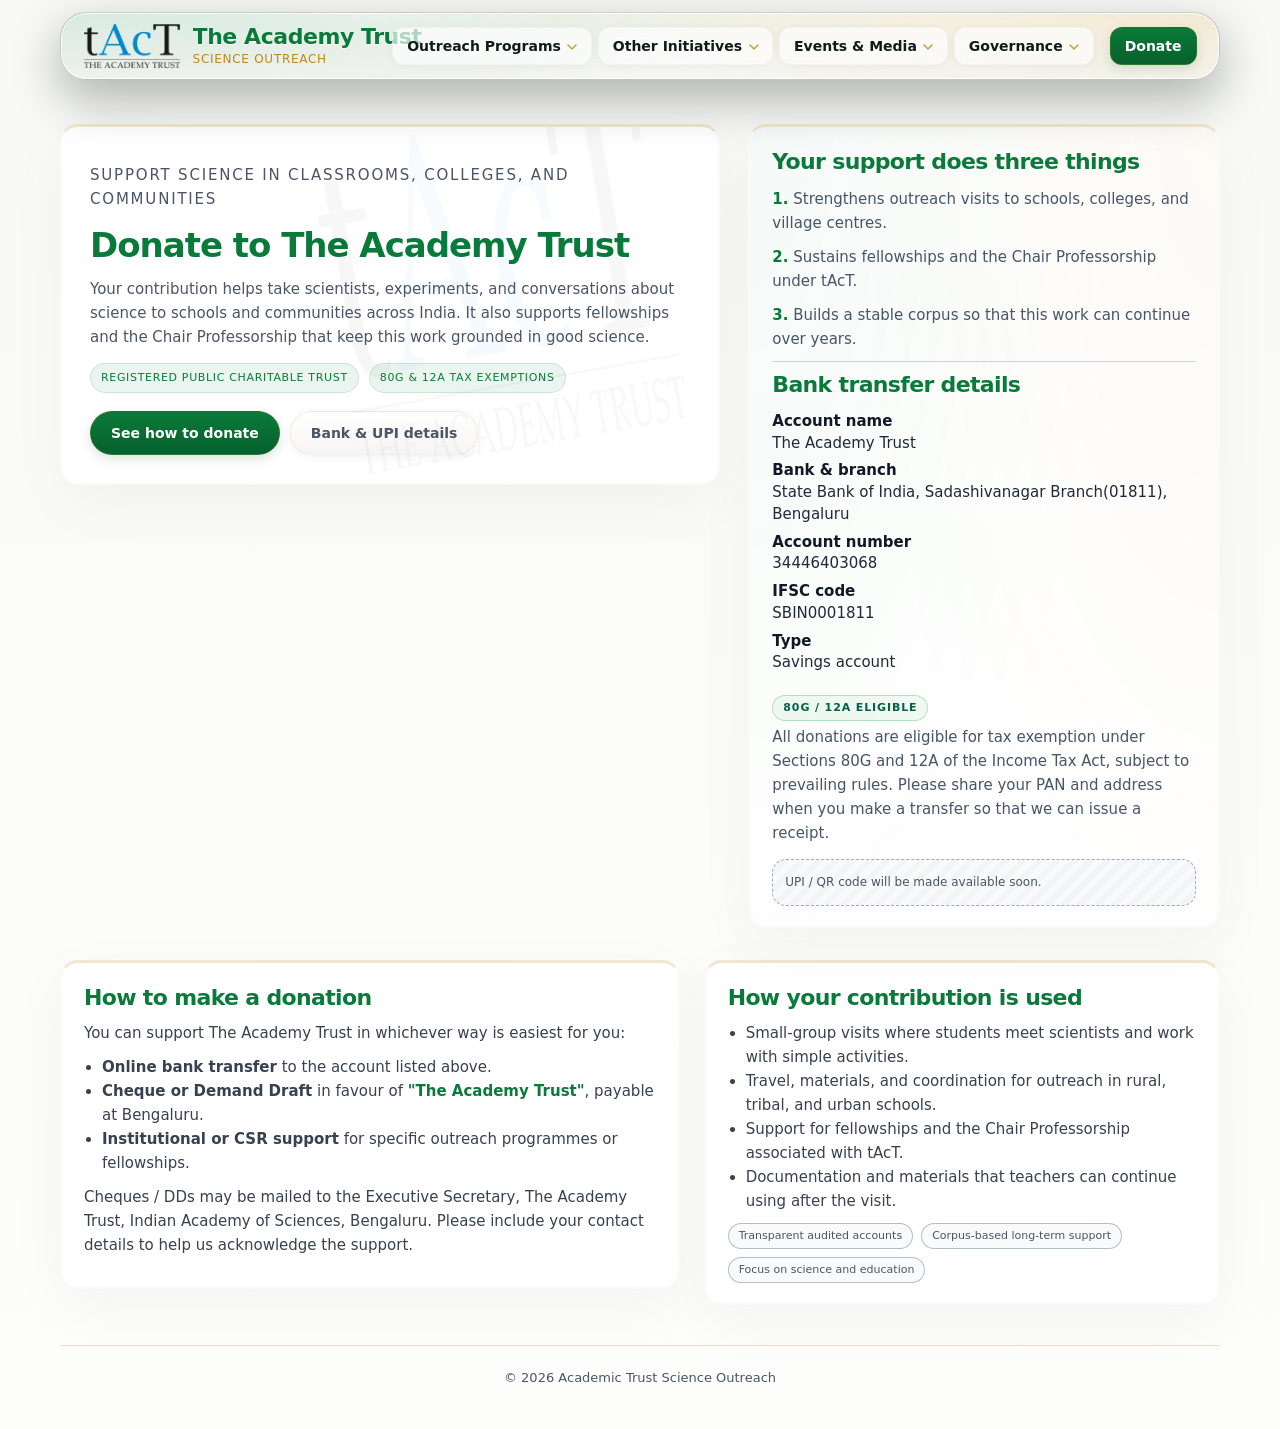
<file: donate.html>
<!DOCTYPE html>
<html lang="en">
<head>
  <meta charset="UTF-8">
  <meta name="viewport" content="width=1240">
  <title>Donate – The Academy Trust (tAcT)</title>
  <meta name="description" content="Support The Academy Trust (tAcT) and help strengthen science outreach, fellowships, and education across India.">
  <link rel="icon" href="assets/images/tact-favicon.png" type="image/png">
  <link rel="stylesheet" href="shared-ribbon.css">
  <link rel="stylesheet" href="assets/css/public-site.css">
  <style>
    :root {
      --bg: #fdfdfc;
      --card: #ffffff;
      --green: #0a7a3a;
      --muted: #4a5568;
      --radius: 18px;
      --gold: rgba(184, 134, 11, 0.95);
    }

    * {
      box-sizing: border-box;
    }

    body {
      margin: 0;
      min-height: 100vh;
      font-family: "Inter", system-ui, -apple-system, "Segoe UI", Roboto, Arial, sans-serif;
      background:
        linear-gradient(180deg, rgba(10, 40, 20, 0.02), rgba(255, 255, 255, 0.02)),
        radial-gradient(800px 400px at 10% 10%, rgba(10, 122, 58, 0.03), transparent 10%),
        var(--bg);
      color: #0f1b1a;
      line-height: 1.45;
      -webkit-font-smoothing: antialiased;
      -moz-osx-font-smoothing: grayscale;
    }

    .wrap {
      max-width: var(--site-wrap-max);
      margin: 0 auto;
      padding: 20px;
    }

    main {
      margin-top: 24px;
      margin-bottom: 40px;
    }

    .donate-layout {
      display: grid;
      grid-template-columns: minmax(0, 1.4fr) minmax(0, 1fr);
      gap: 28px;
      align-items: flex-start;
    }

    .donate-hero {
      position: relative;
      padding: 32px 28px 28px;
      border-radius: 18px;
      background: var(--card);
      color: #0f1b1a;
      overflow: hidden;
      box-shadow: 0 18px 60px rgba(20, 30, 20, 0.04);
      border: 2px solid rgba(9, 9, 9, 0.02);
      border-top: 3px solid rgba(184, 134, 11, 0.2);
    }

    .donate-hero::before {
      content: "";
      position: absolute;
      inset: -20%;
      background:
        url("assets/images/tact-logo.jpg") center/340px 340px no-repeat;
      opacity: 0.03;
      pointer-events: none;
      transform: rotate(-10deg) translateX(12%);
      filter: blur(0.5px);
    }

    .donate-hero-kicker {
      font-size: 12px;
      letter-spacing: 0.12em;
      text-transform: uppercase;
      color: var(--muted);
      margin-bottom: 10px;
    }

    .donate-hero h1 {
      margin: 0 0 12px;
      font-size: 34px;
      letter-spacing: -0.03em;
      color: var(--green);
    }

    .donate-hero p {
      margin: 4px 0 14px;
      font-size: 15px;
      line-height: 1.6;
      max-width: 40rem;
      color: var(--muted);
    }

    .donate-badges {
      display: flex;
      flex-wrap: wrap;
      gap: 10px;
      margin-bottom: 18px;
    }

    .donate-badge {
      padding: 6px 10px;
      border-radius: 999px;
      border: 1px solid rgba(10, 122, 58, 0.14);
      font-size: 11px;
      letter-spacing: 0.06em;
      text-transform: uppercase;
      color: var(--green);
      background: rgba(10, 122, 58, 0.08);
    }

    .donate-hero-ctas {
      display: flex;
      flex-wrap: wrap;
      gap: 10px;
    }

    .btn {
      display: inline-flex;
      align-items: center;
      justify-content: center;
      padding: 11px 20px;
      border-radius: 999px;
      border: 1px solid transparent;
      font-weight: 600;
      font-size: 14px;
      cursor: pointer;
      text-decoration: none;
      transition: all 0.2s ease;
      white-space: nowrap;
    }

    .btn-primary {
      background: linear-gradient(180deg, var(--green), #07602c);
      color: #ffffff;
      border-color: rgba(184, 134, 11, 0.2);
      box-shadow: 0 4px 12px rgba(6, 80, 40, 0.15);
    }

    .btn-primary:hover {
      transform: translateY(-2px);
      box-shadow: 0 6px 16px rgba(6, 80, 40, 0.2);
    }

    .btn-secondary {
      background: linear-gradient(180deg, #ffffff, #f6f5f2);
      color: var(--muted);
      border-color: rgba(0, 0, 0, 0.06);
      box-shadow: 0 2px 8px rgba(10, 20, 10, 0.06);
    }

    .btn-secondary:hover {
      transform: translateY(-1px);
      box-shadow: 0 4px 12px rgba(10, 20, 10, 0.1);
    }

    .donate-sidecard {
      background: var(--card);
      border-radius: 18px;
      padding: 22px 22px 20px;
      box-shadow: 0 18px 60px rgba(20, 30, 20, 0.04);
      border: 2px solid rgba(9, 9, 9, 0.02);
      border-top: 3px solid rgba(184, 134, 11, 0.2);
      position: relative;
      overflow: hidden;
    }

    .donate-sidecard::before {
      content: "";
      position: absolute;
      inset: 0;
      background:
        radial-gradient(140% 220% at 0% 0%, rgba(10, 122, 58, 0.06), transparent 55%),
        radial-gradient(140% 220% at 100% 0%, rgba(184, 134, 11, 0.06), transparent 55%);
      opacity: 0.7;
      pointer-events: none;
    }

    .donate-sidecard-inner {
      position: relative;
      z-index: 1;
    }

    .donate-sidecard h2 {
      margin: 0 0 12px;
      font-size: 22px;
      letter-spacing: -0.03em;
      color: var(--green);
    }

    .donate-sidecard p {
      margin: 4px 0 10px;
      font-size: 15px;
      color: #475569;
      line-height: 1.6;
    }

    .donate-details {
      margin-top: 10px;
      padding-top: 10px;
      border-top: 1px solid rgba(148, 163, 184, 0.45);
      font-size: 13px;
      color: #1f2937;
    }

    .donate-details dt {
      font-weight: 600;
      margin-top: 6px;
      color: #111827;
    }

    .donate-details dd {
      margin: 0 0 4px;
      white-space: pre-line;
    }

    .donate-section {
      margin-top: 32px;
      display: grid;
      grid-template-columns: minmax(0, 1.2fr) minmax(0, 1fr);
      gap: 24px;
      align-items: flex-start;
    }

    .donate-block {
      background: var(--card);
      border-radius: var(--radius);
      padding: 22px 22px 20px;
      box-shadow: 0 18px 60px rgba(20, 30, 20, 0.04);
      border: 2px solid rgba(9, 9, 9, 0.02);
      border-top: 3px solid rgba(184, 134, 11, 0.2);
    }

    .donate-block h2 {
      margin: 0 0 10px;
      font-size: 22px;
      letter-spacing: -0.03em;
      color: var(--green);
    }

    .donate-block p, .donate-block li {
      font-size: 15px;
      color: #374151;
      line-height: 1.6;
    }

    .donate-block ul {
      padding-left: 18px;
      margin: 6px 0 0;
    }

    .donate-highlight {
      color: var(--green);
      font-weight: 600;
    }

    .donate-note {
      font-size: 12px;
      color: #6b7280;
      margin-top: 10px;
    }

    .donate-tax-tag {
      display: inline-flex;
      align-items: center;
      gap: 6px;
      padding: 4px 10px;
      border-radius: 999px;
      background: rgba(22, 163, 74, 0.06);
      color: #065f46;
      font-size: 11px;
      font-weight: 600;
      letter-spacing: 0.08em;
      text-transform: uppercase;
      border: 1px solid rgba(22, 163, 74, 0.28);
      margin-top: 8px;
    }

    .donate-pill-row {
      display: flex;
      flex-wrap: wrap;
      gap: 8px;
      margin-top: 10px;
    }

    .donate-pill {
      padding: 4px 10px;
      border-radius: 999px;
      border: 1px solid rgba(148, 163, 184, 0.7);
      font-size: 11px;
      color: #4b5563;
      background: rgba(248, 250, 252, 0.9);
    }

    .qr-placeholder {
      margin-top: 14px;
      padding: 14px 12px;
      border-radius: 14px;
      border: 1px dashed rgba(148, 163, 184, 0.9);
      background: repeating-linear-gradient(135deg, #f9fafb 0, #f9fafb 6px, #f3f4f6 6px, #f3f4f6 12px);
      font-size: 12px;
      color: #4b5563;
    }

    footer {
      padding: 22px 0 10px;
      font-size: 13px;
      color: var(--muted);
      border-top: 1px solid rgba(184, 134, 11, 0.25);
      margin-top: 32px;
    }

    footer a {
      color: var(--green);
      text-decoration: none;
      font-weight: 500;
    }

    footer a:hover {
      text-decoration: underline;
    }

    /* Desktop-only layout lock */
    html,
    body {
      min-width: 1240px;
    }

    body {
      overflow-x: auto;
    }

    .wrap {
      width: 1200px;
      max-width: none;
      min-width: 1200px;
      padding: 20px;
    }

    main {
      margin-top: 24px;
      margin-bottom: 40px;
    }

    .donate-hero h1 {
      font-size: 34px;
    }

    .donate-layout {
      grid-template-columns: minmax(0, 1.4fr) minmax(0, 1fr);
    }

    .donate-section {
      grid-template-columns: minmax(0, 1.2fr) minmax(0, 1fr);
    }

    .donate-sidecard {
      order: initial;
    }

    .donate-hero {
      padding: 32px 28px 28px;
    }

    .donate-sidecard,
    .donate-block {
      padding: 22px 22px 20px;
      border-radius: 18px;
    }

    .donate-badges,
    .donate-hero-ctas {
      flex-direction: row;
      align-items: center;
    }

    .btn {
      width: auto;
    }

    footer {
      padding: 22px 0 20px;
    }
  </style>
</head>
<body>
  <div class="wrap">
    <div id="site-header-root"></div>

    <main id="main">
      <section class="donate-layout" aria-labelledby="donate-heading">
        <div class="donate-hero">
          <p class="donate-hero-kicker">Support science in classrooms, colleges, and communities</p>
          <h1 id="donate-heading">Donate to The Academy Trust</h1>
          <p>
            Your contribution helps take scientists, experiments, and conversations about science to schools and communities across India.
            It also supports fellowships and the Chair Professorship that keep this work grounded in good science.
          </p>
          <div class="donate-badges">
            <span class="donate-badge">Registered public charitable trust</span>
            <span class="donate-badge">80G &amp; 12A tax exemptions</span>
          </div>
          <div class="donate-hero-ctas">
            <a href="#how-to-give" class="btn btn-primary">See how to donate</a>
            <a href="#bank-details" class="btn btn-secondary">Bank &amp; UPI details</a>
          </div>
        </div>

        <aside class="donate-sidecard" aria-label="Donation summary">
          <div class="donate-sidecard-inner">
            <h2>Your support does three things</h2>
            <p><span class="donate-highlight">1.</span> Strengthens outreach visits to schools, colleges, and village centres.</p>
            <p><span class="donate-highlight">2.</span> Sustains fellowships and the Chair Professorship under tAcT.</p>
            <p><span class="donate-highlight">3.</span> Builds a stable corpus so that this work can continue over years.</p>

            <div class="donate-details" id="bank-details">
              <h2>Bank transfer details</h2>
              <dl>
                <dt>Account name</dt>
                <dd>The Academy Trust</dd>
                <dt>Bank &amp; branch</dt>
                <dd>State Bank of India, Sadashivanagar Branch(01811), Bengaluru</dd>
                <dt>Account number</dt>
                <dd>34446403068</dd>
                <dt>IFSC code</dt>
                <dd>SBIN0001811</dd>
                <dt>Type</dt>
                <dd>Savings account</dd>
              </dl>

              <div class="donate-tax-tag">
                <span>80G / 12A eligible</span>
              </div>
              <p class="donate-note">
                All donations are eligible for tax exemption under Sections 80G and 12A of the Income Tax Act, subject to prevailing rules.
                Please share your PAN and address when you make a transfer so that we can issue a receipt.
              </p>

              <div class="qr-placeholder">
                UPI / QR code will be made available soon.
              </div>
            </div>
          </div>
        </aside>
      </section>

      <section class="donate-section" id="how-to-give">
        <div class="donate-block">
          <h2>How to make a donation</h2>
          <p>You can support The Academy Trust in whichever way is easiest for you:</p>
          <ul>
            <li><strong>Online bank transfer</strong> to the account listed above.</li>
            <li><strong>Cheque or Demand Draft</strong> in favour of <span class="donate-highlight">"The Academy Trust"</span>, payable at Bengaluru.</li>
            <li><strong>Institutional or CSR support</strong> for specific outreach programmes or fellowships.</li>
          </ul>
          <p class="donate-note">
            Cheques / DDs may be mailed to the Executive Secretary, The Academy Trust, Indian Academy of Sciences, Bengaluru.
            Please include your contact details to help us acknowledge the support.
          </p>
        </div>

        <div class="donate-block">
          <h2>How your contribution is used</h2>
          <ul>
            <li>Small-group visits where students meet scientists and work with simple activities.</li>
            <li>Travel, materials, and coordination for outreach in rural, tribal, and urban schools.</li>
            <li>Support for fellowships and the Chair Professorship associated with tAcT.</li>
            <li>Documentation and materials that teachers can continue using after the visit.</li>
          </ul>
          <div class="donate-pill-row">
            <span class="donate-pill">Transparent audited accounts</span>
            <span class="donate-pill">Corpus-based long-term support</span>
            <span class="donate-pill">Focus on science and education</span>
          </div>
        </div>
      </section>
    </main>

    <div id="site-footer-root"></div>
  </div>

  <script src="assets/js/site-chrome.js?v=20260323e"></script>
  <script>
    (function () {
      if (window.TACT_CHROME) {
        if (typeof window.TACT_CHROME.ensureHeader === "function") {
          window.TACT_CHROME.ensureHeader();
        } else {
          window.TACT_CHROME.renderHeader();
        }
        window.TACT_CHROME.initDropdowns();
      }
    })();
  </script>
  <script src="assets/js/page-router.js?v=20260323d"></script>
</body>
</html>
</file>
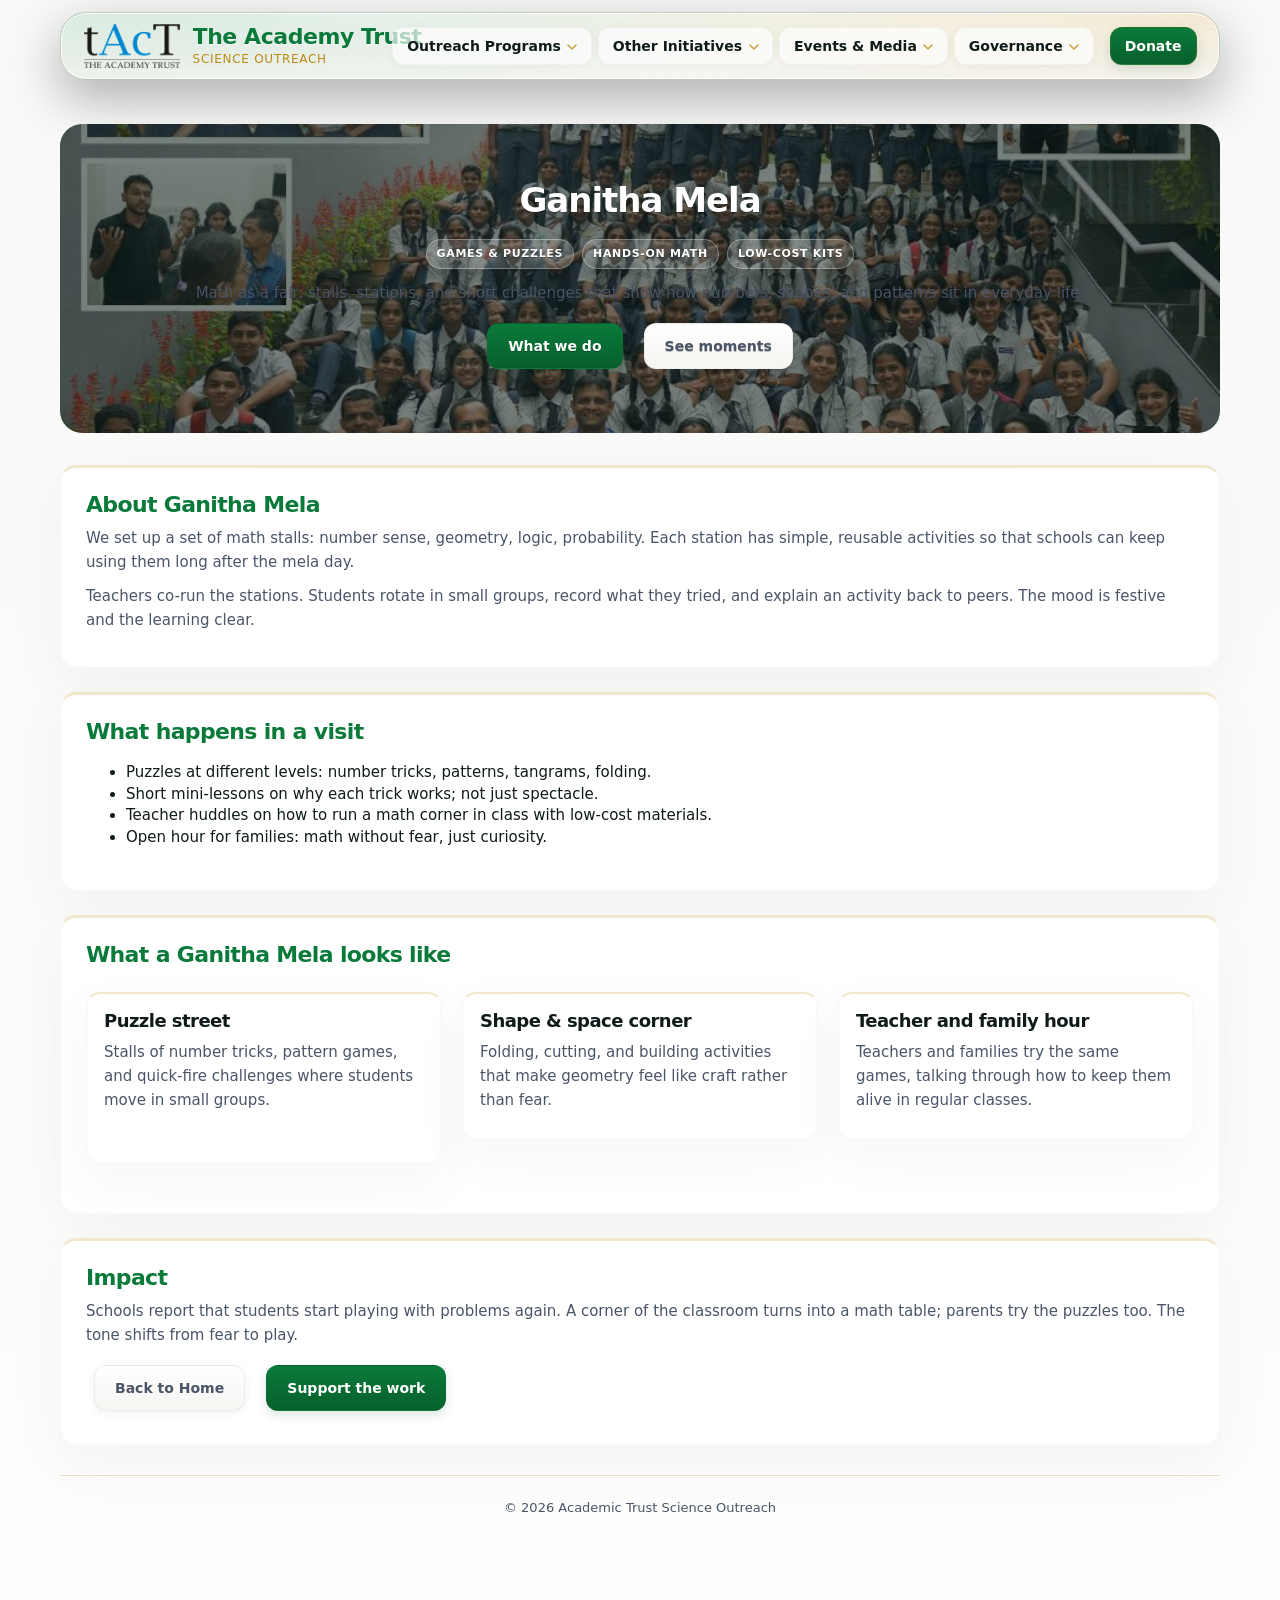
<file: ganitha-mela.html>
﻿<!doctype html>
<html lang="en">
<head>
  <meta charset="utf-8">
  <meta name="viewport" content="width=1240">
  <title>Ganitha Mela - The Academy Trust (tAcT)</title>
  <meta name="description" content="Ganitha Mela outreach program by The Academy Trust (tAcT)">
  <link rel="stylesheet" href="shared-ribbon.css">
  <link rel="stylesheet" href="assets/css/public-site.css">
  <link rel="stylesheet" href="assets/css/program-page.css">
</head>
<body data-program-slug="ganitha-mela">
  <div class="wrap">
    <div id="site-header-root"></div>

    <main id="main">
      <section id="hero" class="hero-section">
        <h1 id="program-title">Ganitha Mela</h1>
        <div id="badge-row" class="badge-row"></div>
        <p id="hero-text"></p>
        <div>
          <a href="#about" class="btn btn-primary">What we do</a>
          <a href="#gallery" class="btn btn-secondary">See moments</a>
        </div>
      </section>

      <section id="about" class="section surface">
        <h2 id="about-title">About</h2>
        <div id="about-content"></div>
      </section>

      <section class="section surface">
        <h2 id="visit-title">What happens in a visit</h2>
        <ul id="visit-list"></ul>
      </section>

      <section id="gallery" class="section surface">
        <h2 id="gallery-title">Gallery</h2>
        <div id="gallery-grid" class="image-grid"></div>
      </section>

      <section class="section surface">
        <h2>Impact</h2>
        <p id="impact-text"></p>
        <div>
          <a href="index.html" class="btn btn-secondary">Back to Home</a>
          <a href="donate.html" class="btn btn-primary">Support the work</a>
        </div>
      </section>
    </main>

    <div id="site-footer-root"></div>
  </div>

  <script src="assets/js/site-chrome.js?v=20260323e"></script>
  <script src="assets/js/program-data.js"></script>
  <script src="assets/js/program-page.js"></script>
  <script src="assets/js/page-router.js?v=20260323d"></script>
</body>
</html>
</file>
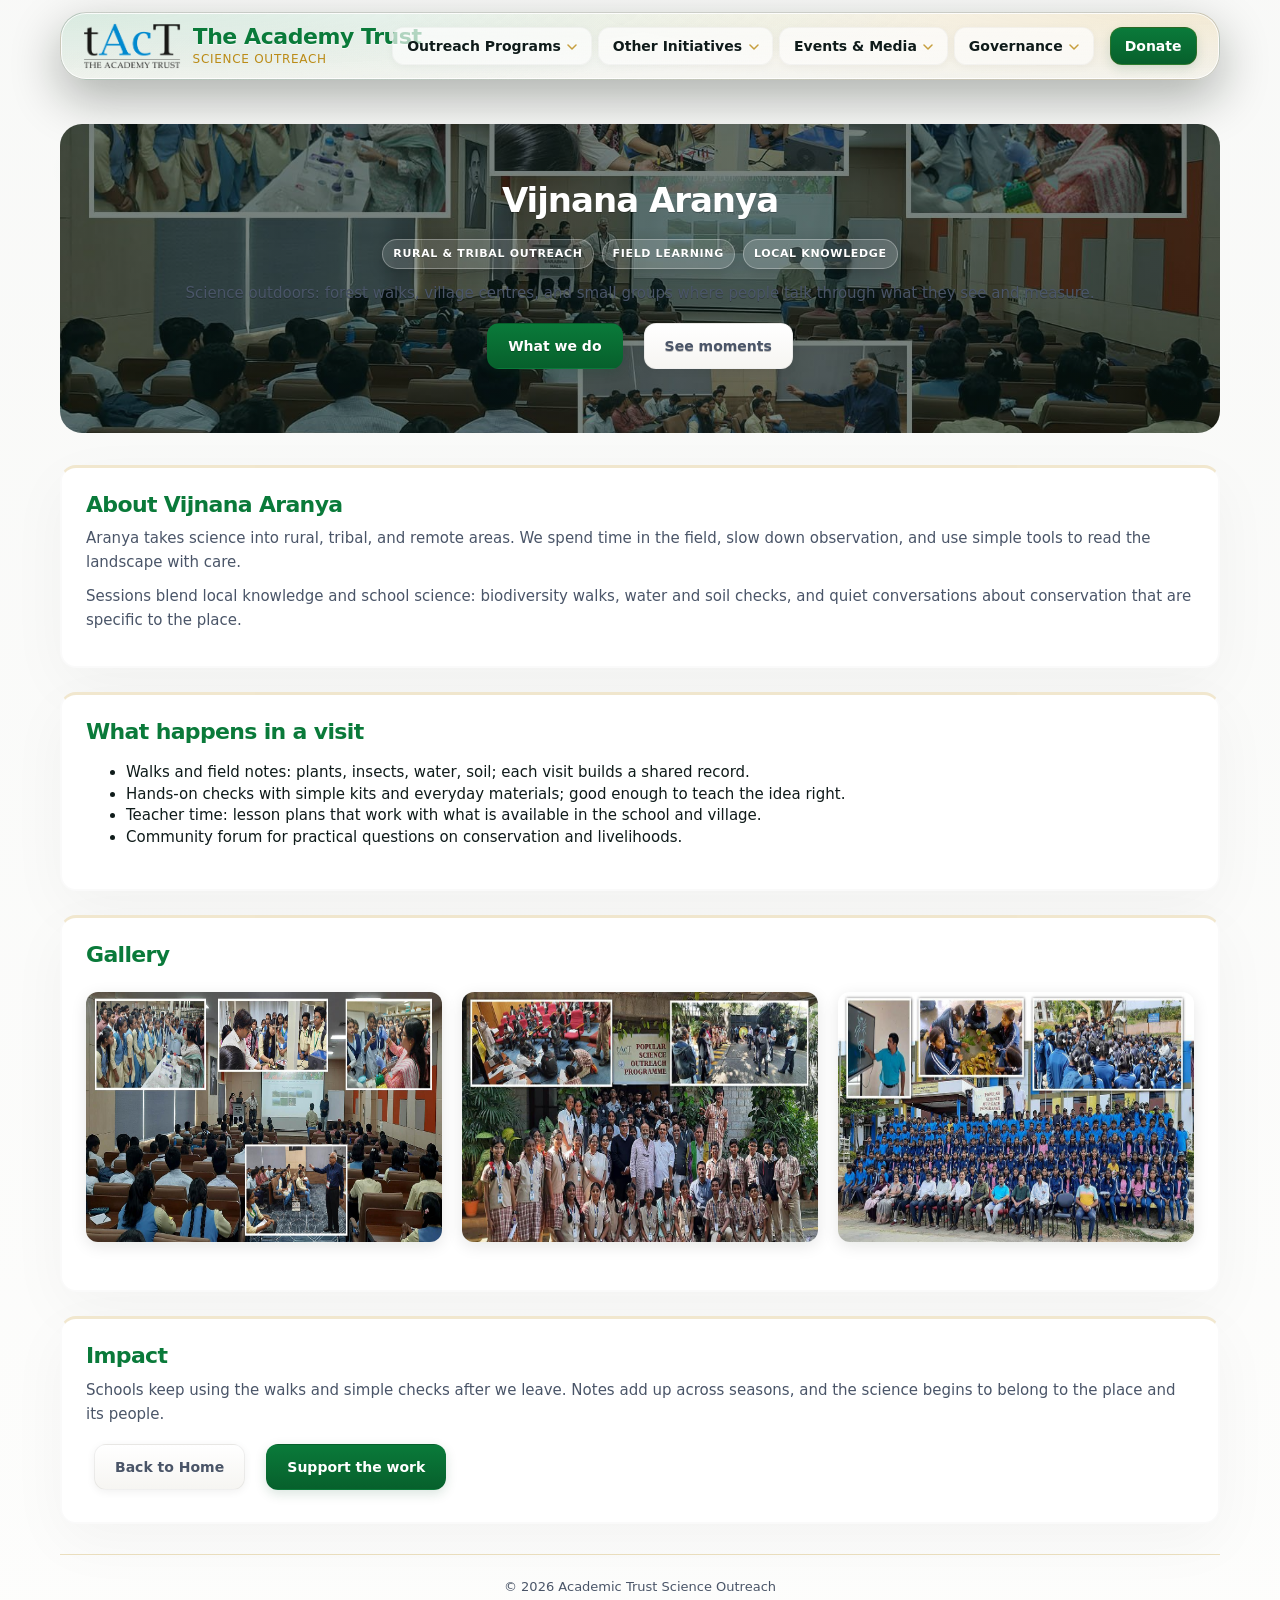
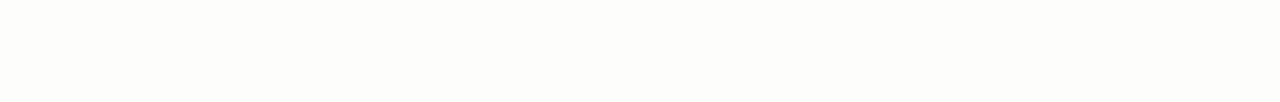
<file: vijnana-aranya.html>
﻿<!doctype html>
<html lang="en">
<head>
  <meta charset="utf-8">
  <meta name="viewport" content="width=1240">
  <title>Vijnana Aranya - The Academy Trust (tAcT)</title>
  <meta name="description" content="Vijnana Aranya outreach program by The Academy Trust (tAcT)">
  <link rel="stylesheet" href="shared-ribbon.css">
  <link rel="stylesheet" href="assets/css/public-site.css">
  <link rel="stylesheet" href="assets/css/program-page.css">
</head>
<body data-program-slug="vijnana-aranya">
  <div class="wrap">
    <div id="site-header-root"></div>

    <main id="main">
      <section id="hero" class="hero-section">
        <h1 id="program-title">Vijnana Aranya</h1>
        <div id="badge-row" class="badge-row"></div>
        <p id="hero-text"></p>
        <div>
          <a href="#about" class="btn btn-primary">What we do</a>
          <a href="#gallery" class="btn btn-secondary">See moments</a>
        </div>
      </section>

      <section id="about" class="section surface">
        <h2 id="about-title">About</h2>
        <div id="about-content"></div>
      </section>

      <section class="section surface">
        <h2 id="visit-title">What happens in a visit</h2>
        <ul id="visit-list"></ul>
      </section>

      <section id="gallery" class="section surface">
        <h2 id="gallery-title">Gallery</h2>
        <div id="gallery-grid" class="image-grid"></div>
      </section>

      <section class="section surface">
        <h2>Impact</h2>
        <p id="impact-text"></p>
        <div>
          <a href="index.html" class="btn btn-secondary">Back to Home</a>
          <a href="donate.html" class="btn btn-primary">Support the work</a>
        </div>
      </section>
    </main>

    <div id="site-footer-root"></div>
  </div>

  <script src="assets/js/site-chrome.js?v=20260323e"></script>
  <script src="assets/js/program-data.js"></script>
  <script src="assets/js/program-page.js"></script>
  <script src="assets/js/page-router.js?v=20260323d"></script>
</body>
</html>
</file>
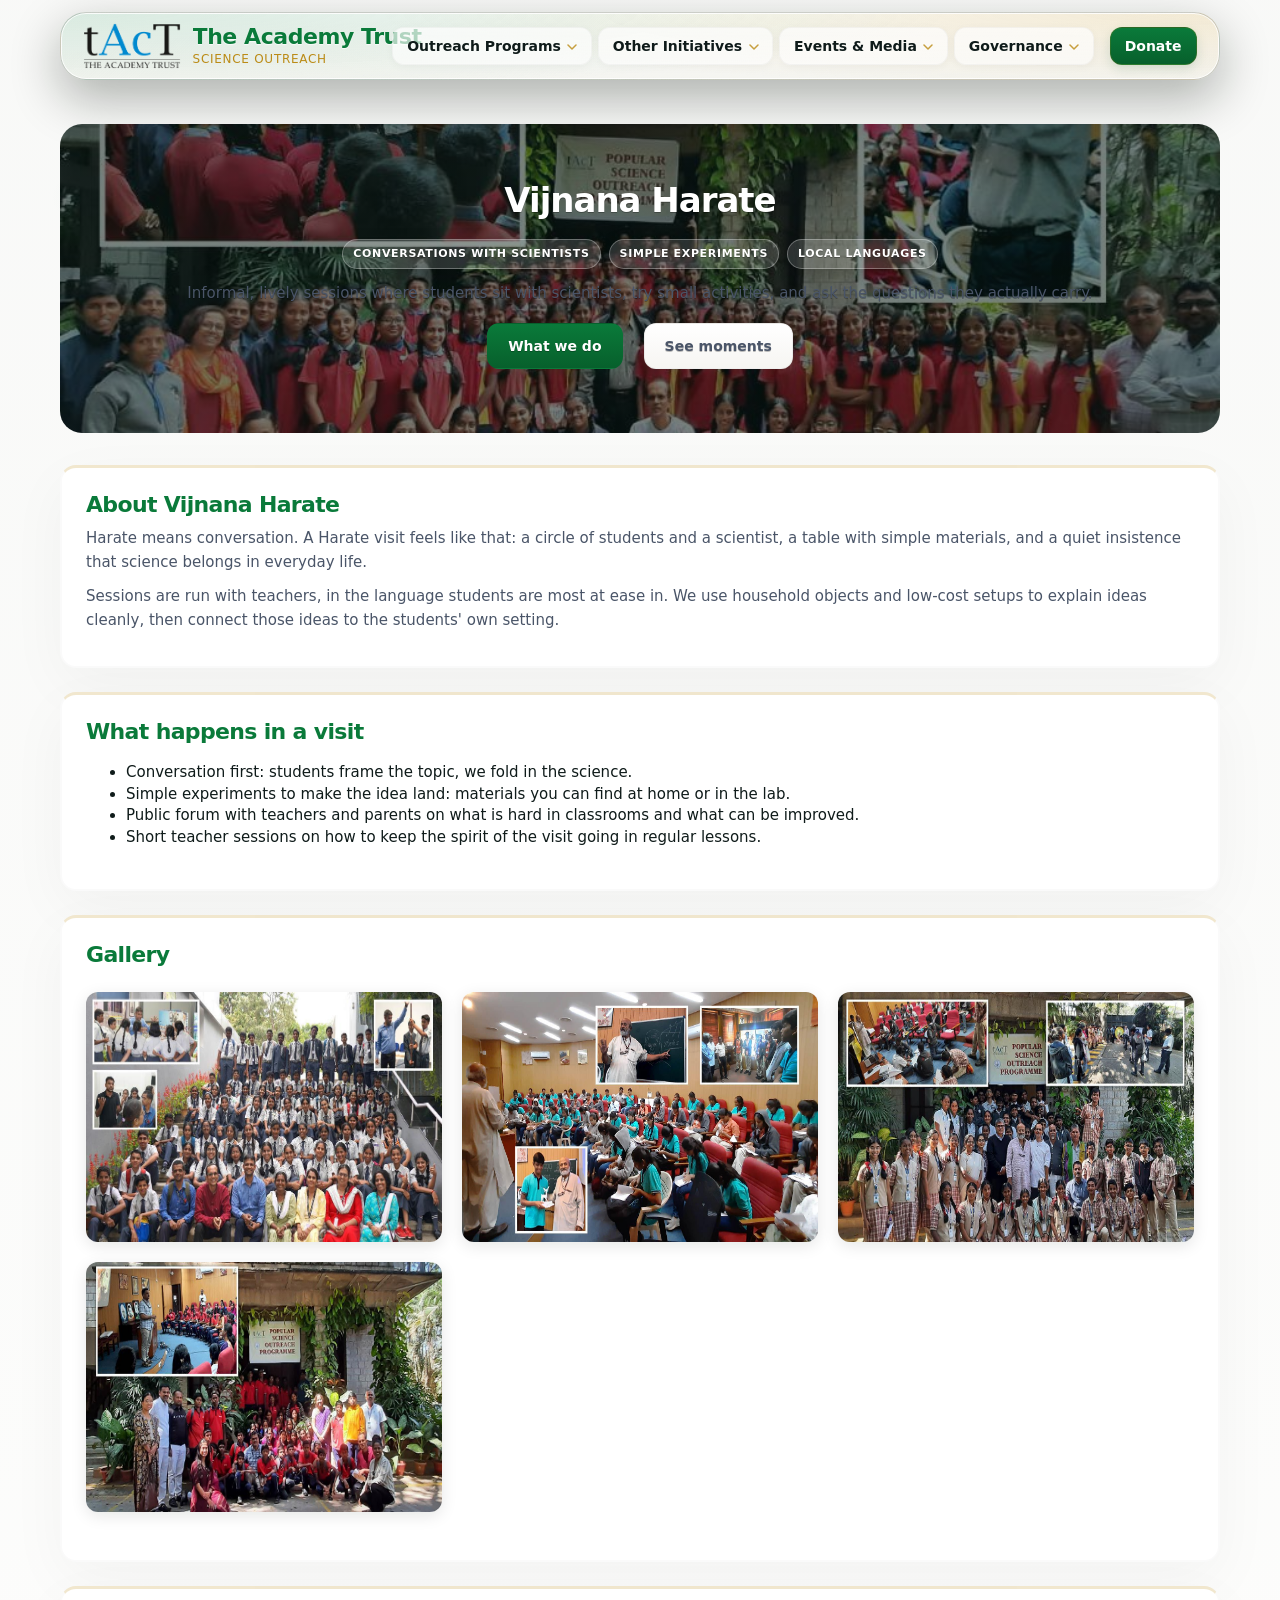
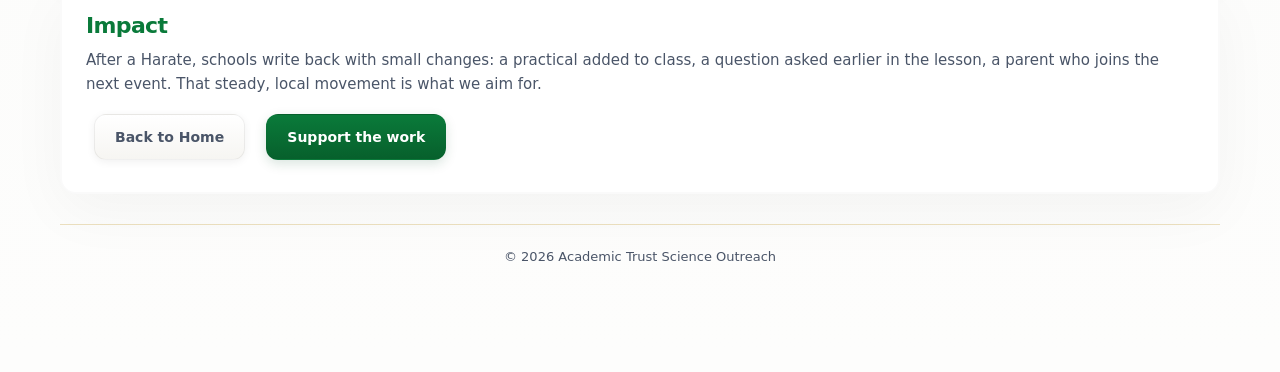
<file: vijnana-harate.html>
﻿<!doctype html>
<html lang="en">
<head>
  <meta charset="utf-8">
  <meta name="viewport" content="width=1240">
  <title>Vijnana Harate - The Academy Trust (tAcT)</title>
  <meta name="description" content="Vijnana Harate outreach program by The Academy Trust (tAcT)">
  <link rel="stylesheet" href="shared-ribbon.css">
  <link rel="stylesheet" href="assets/css/public-site.css">
  <link rel="stylesheet" href="assets/css/program-page.css">
</head>
<body data-program-slug="vijnana-harate">
  <div class="wrap">
    <div id="site-header-root"></div>

    <main id="main">
      <section id="hero" class="hero-section">
        <h1 id="program-title">Vijnana Harate</h1>
        <div id="badge-row" class="badge-row"></div>
        <p id="hero-text"></p>
        <div>
          <a href="#about" class="btn btn-primary">What we do</a>
          <a href="#gallery" class="btn btn-secondary">See moments</a>
        </div>
      </section>

      <section id="about" class="section surface">
        <h2 id="about-title">About</h2>
        <div id="about-content"></div>
      </section>

      <section class="section surface">
        <h2 id="visit-title">What happens in a visit</h2>
        <ul id="visit-list"></ul>
      </section>

      <section id="gallery" class="section surface">
        <h2 id="gallery-title">Gallery</h2>
        <div id="gallery-grid" class="image-grid"></div>
      </section>

      <section class="section surface">
        <h2>Impact</h2>
        <p id="impact-text"></p>
        <div>
          <a href="index.html" class="btn btn-secondary">Back to Home</a>
          <a href="donate.html" class="btn btn-primary">Support the work</a>
        </div>
      </section>
    </main>

    <div id="site-footer-root"></div>
  </div>

  <script src="assets/js/site-chrome.js?v=20260323e"></script>
  <script src="assets/js/program-data.js"></script>
  <script src="assets/js/program-page.js"></script>
  <script src="assets/js/page-router.js?v=20260323d"></script>
</body>
</html>
</file>
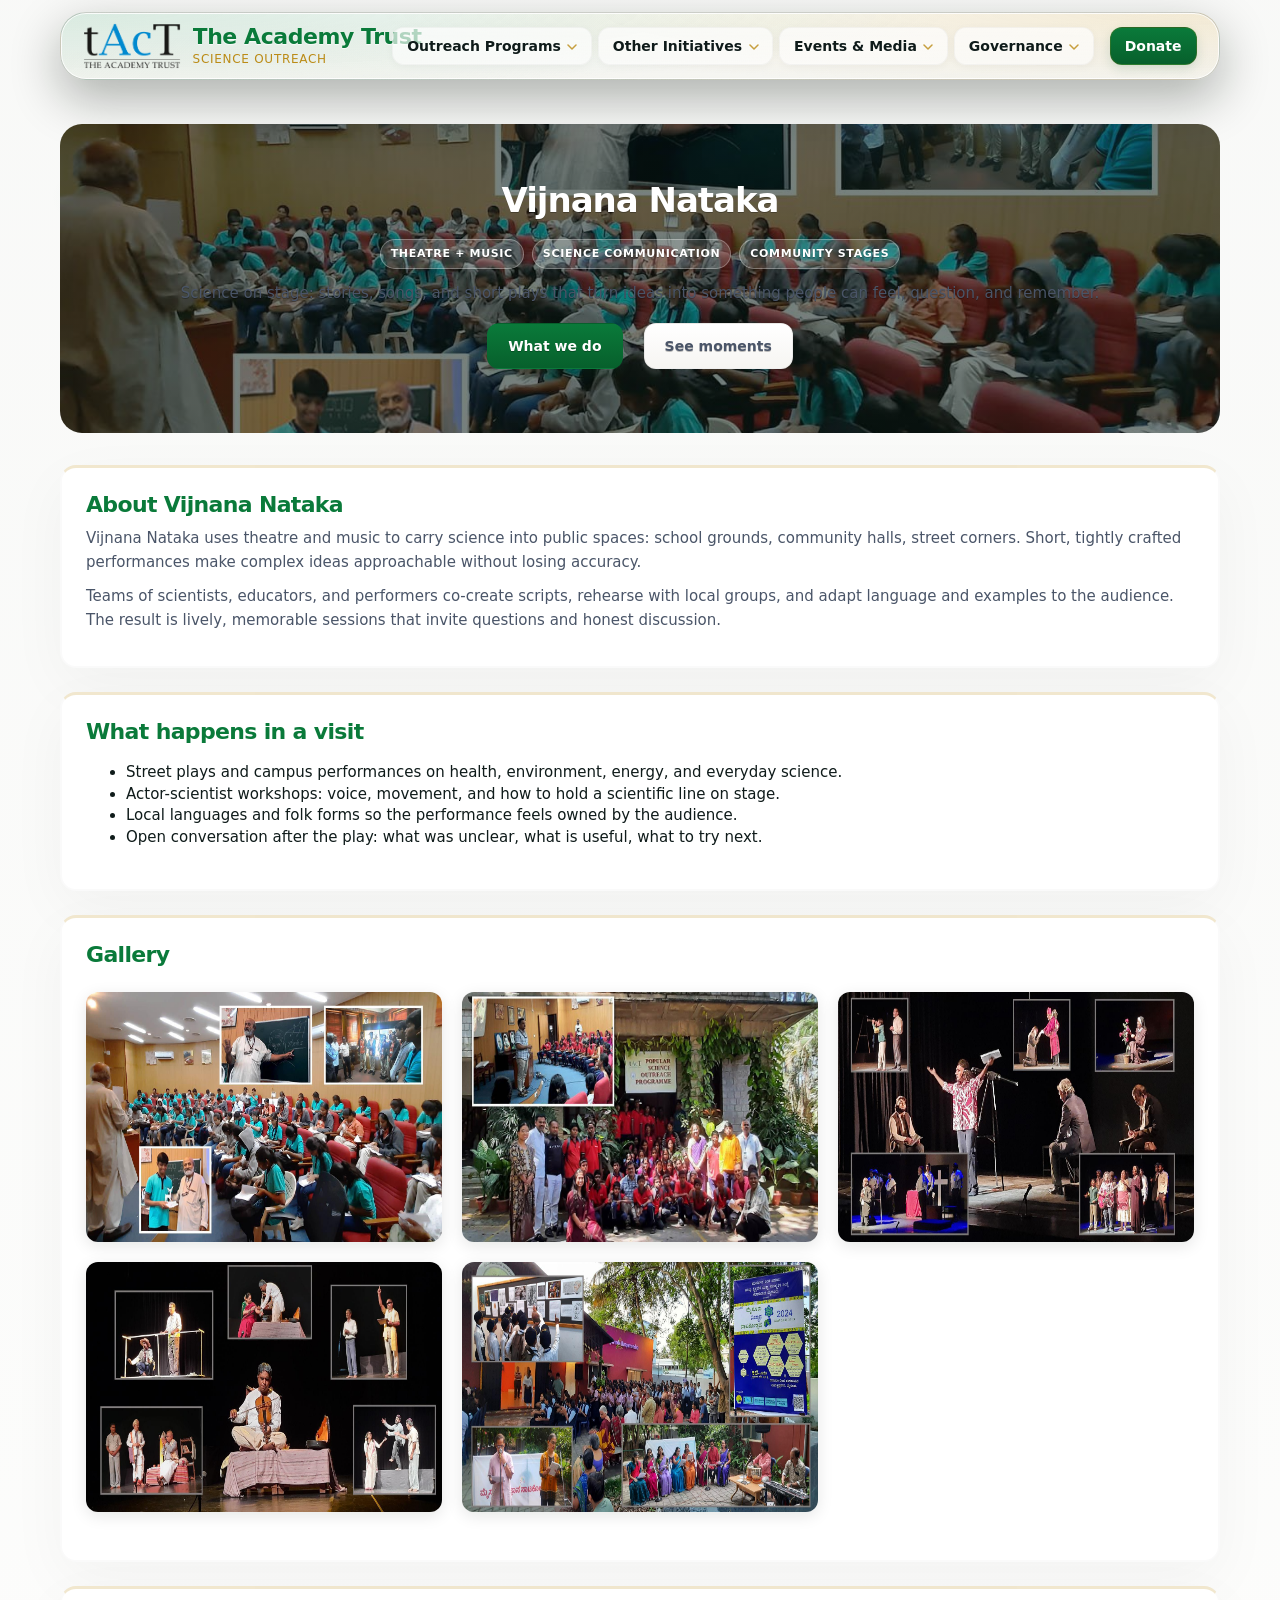
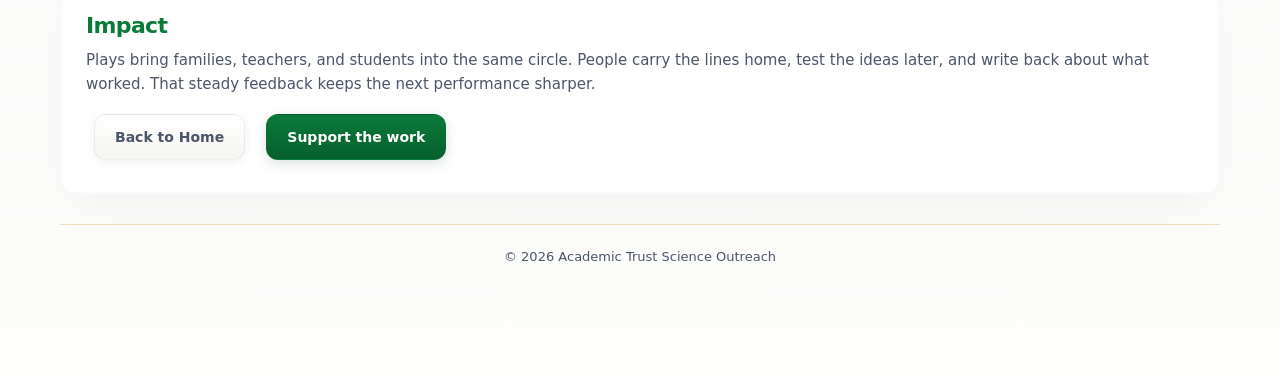
<file: vijnana-nataka.html>
﻿<!doctype html>
<html lang="en">
<head>
  <meta charset="utf-8">
  <meta name="viewport" content="width=1240">
  <title>Vijnana Nataka - The Academy Trust (tAcT)</title>
  <meta name="description" content="Vijnana Nataka outreach program by The Academy Trust (tAcT)">
  <link rel="stylesheet" href="shared-ribbon.css">
  <link rel="stylesheet" href="assets/css/public-site.css">
  <link rel="stylesheet" href="assets/css/program-page.css">
</head>
<body data-program-slug="vijnana-nataka">
  <div class="wrap">
    <div id="site-header-root"></div>

    <main id="main">
      <section id="hero" class="hero-section">
        <h1 id="program-title">Vijnana Nataka</h1>
        <div id="badge-row" class="badge-row"></div>
        <p id="hero-text"></p>
        <div>
          <a href="#about" class="btn btn-primary">What we do</a>
          <a href="#gallery" class="btn btn-secondary">See moments</a>
        </div>
      </section>

      <section id="about" class="section surface">
        <h2 id="about-title">About</h2>
        <div id="about-content"></div>
      </section>

      <section class="section surface">
        <h2 id="visit-title">What happens in a visit</h2>
        <ul id="visit-list"></ul>
      </section>

      <section id="gallery" class="section surface">
        <h2 id="gallery-title">Gallery</h2>
        <div id="gallery-grid" class="image-grid"></div>
      </section>

      <section class="section surface">
        <h2>Impact</h2>
        <p id="impact-text"></p>
        <div>
          <a href="index.html" class="btn btn-secondary">Back to Home</a>
          <a href="donate.html" class="btn btn-primary">Support the work</a>
        </div>
      </section>
    </main>

    <div id="site-footer-root"></div>
  </div>

  <script src="assets/js/site-chrome.js?v=20260323e"></script>
  <script src="assets/js/program-data.js"></script>
  <script src="assets/js/program-page.js"></script>
  <script src="assets/js/page-router.js?v=20260323d"></script>
</body>
</html>
</file>
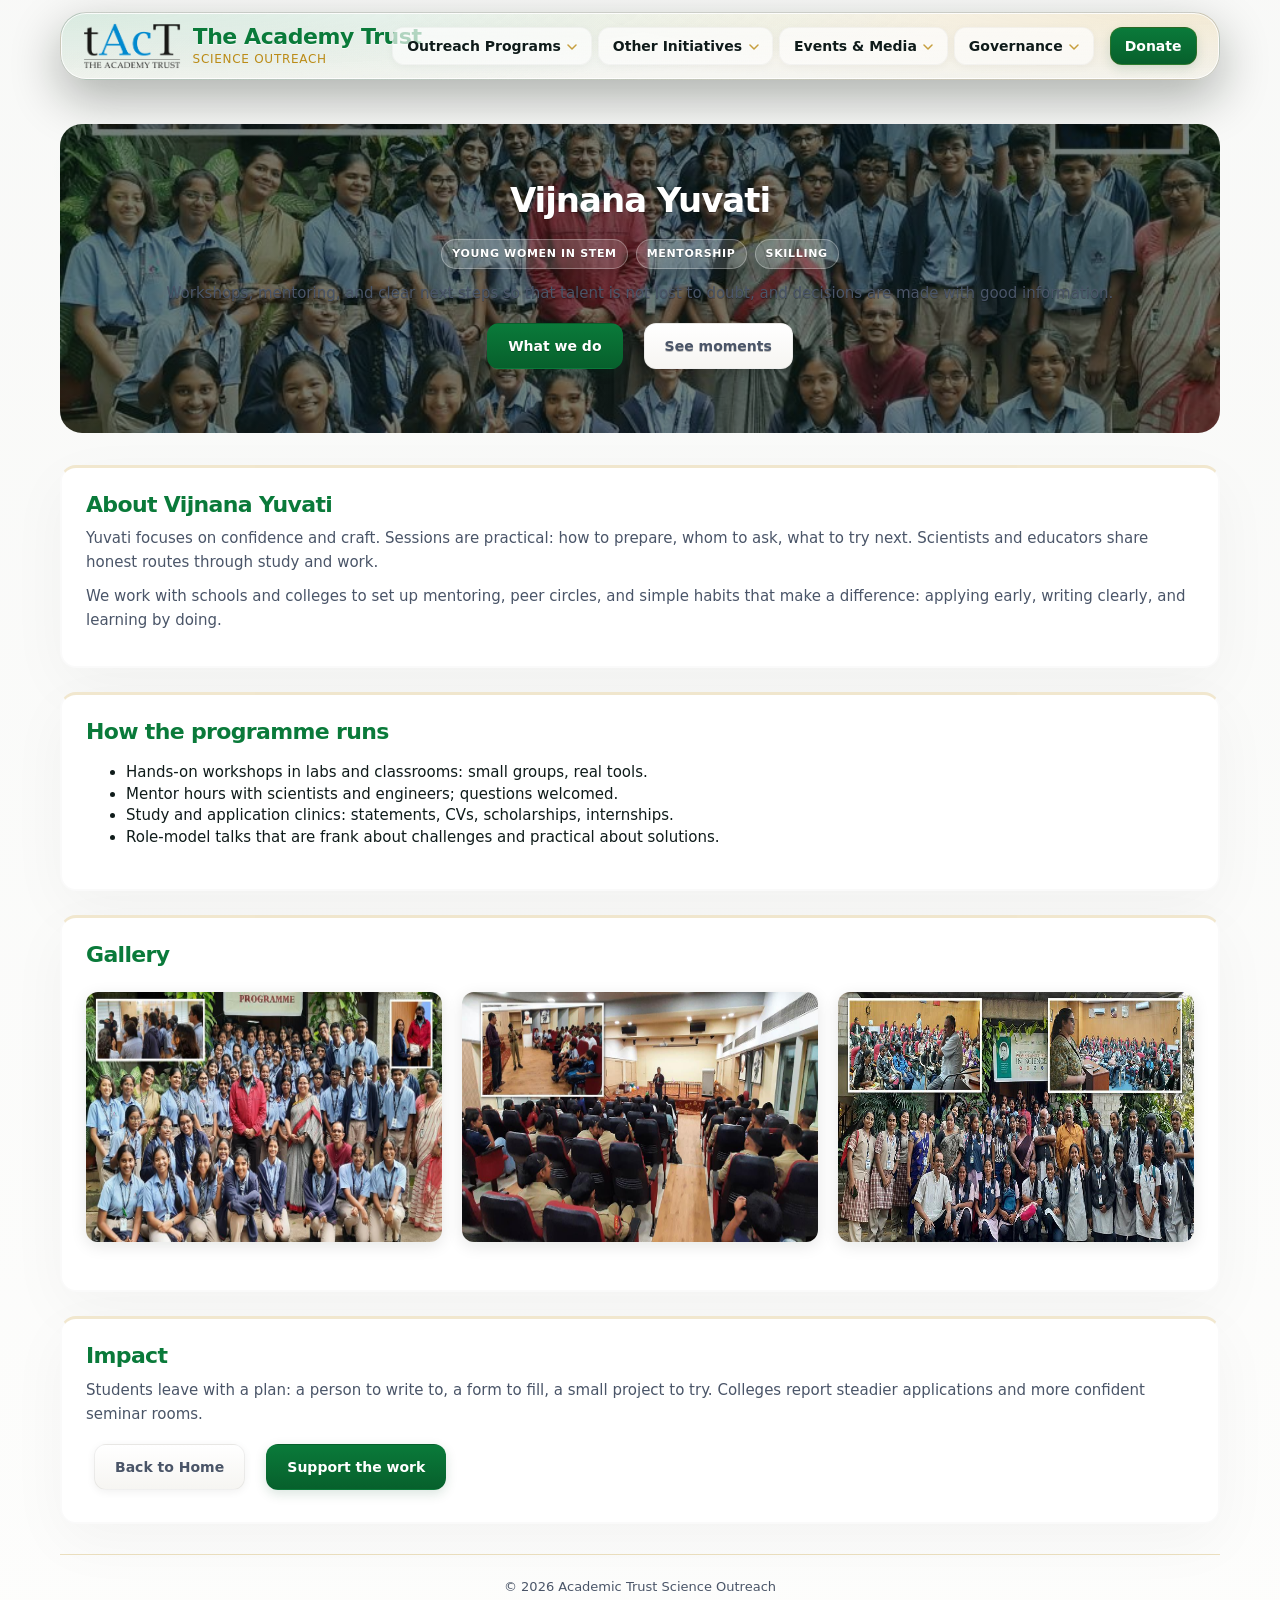
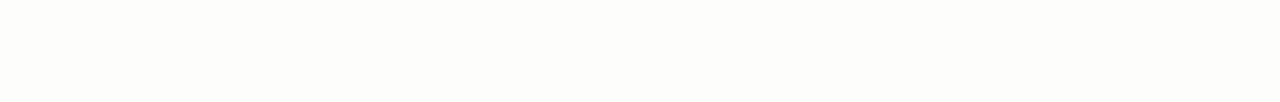
<file: vijnana-yuvati.html>
﻿<!doctype html>
<html lang="en">
<head>
  <meta charset="utf-8">
  <meta name="viewport" content="width=1240">
  <title>Vijnana Yuvati - The Academy Trust (tAcT)</title>
  <meta name="description" content="Vijnana Yuvati outreach program by The Academy Trust (tAcT)">
  <link rel="stylesheet" href="shared-ribbon.css">
  <link rel="stylesheet" href="assets/css/public-site.css">
  <link rel="stylesheet" href="assets/css/program-page.css">
</head>
<body data-program-slug="vijnana-yuvati">
  <div class="wrap">
    <div id="site-header-root"></div>

    <main id="main">
      <section id="hero" class="hero-section">
        <h1 id="program-title">Vijnana Yuvati</h1>
        <div id="badge-row" class="badge-row"></div>
        <p id="hero-text"></p>
        <div>
          <a href="#about" class="btn btn-primary">What we do</a>
          <a href="#gallery" class="btn btn-secondary">See moments</a>
        </div>
      </section>

      <section id="about" class="section surface">
        <h2 id="about-title">About</h2>
        <div id="about-content"></div>
      </section>

      <section class="section surface">
        <h2 id="visit-title">What happens in a visit</h2>
        <ul id="visit-list"></ul>
      </section>

      <section id="gallery" class="section surface">
        <h2 id="gallery-title">Gallery</h2>
        <div id="gallery-grid" class="image-grid"></div>
      </section>

      <section class="section surface">
        <h2>Impact</h2>
        <p id="impact-text"></p>
        <div>
          <a href="index.html" class="btn btn-secondary">Back to Home</a>
          <a href="donate.html" class="btn btn-primary">Support the work</a>
        </div>
      </section>
    </main>

    <div id="site-footer-root"></div>
  </div>

  <script src="assets/js/site-chrome.js?v=20260323e"></script>
  <script src="assets/js/program-data.js"></script>
  <script src="assets/js/program-page.js"></script>
  <script src="assets/js/page-router.js?v=20260323d"></script>
</body>
</html>
</file>
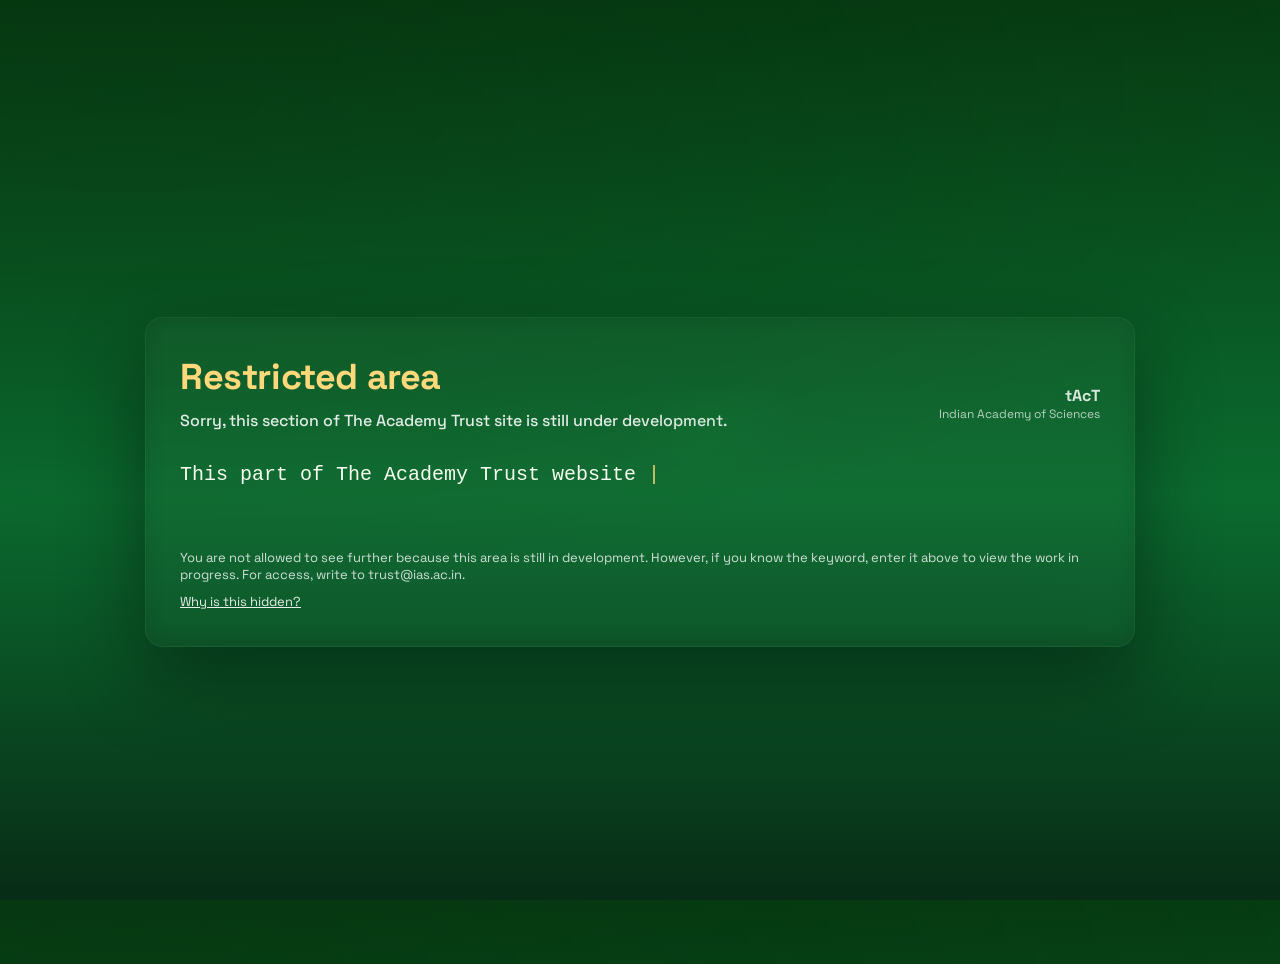
<file: wait.html>
<!doctype html>
<html lang="en">
<head>
<meta charset="utf-8" />
<meta name="viewport" content="width=device-width,initial-scale=1" />
<title>The Academy Trust — Welcome</title>
<meta name="description" content="Welcome to The Academy Trust — site under construction. Enter the secret keyword to preview work-in-progress." />
<link href="https://fonts.googleapis.com/css2?family=Space+Grotesk:wght@400;600&display=swap" rel="stylesheet">
<style>
  :root{
    --canopy-1: #063b11;
    --canopy-2: #0b6b2f;
    --leaf: #0fa84b;
    --accent: #ffd87b;
    --muted: rgba(255,255,255,0.92);
    --glass: rgba(255,255,255,0.06);
    --radius: 14px;
    font-family: "Space Grotesk", system-ui, -apple-system, "Segoe UI", Roboto, "Helvetica Neue", Arial;
  }
  html,body{height:100%;margin:0}
  body{
    background: radial-gradient(1200px 500px at 10% 10%, rgba(5,40,12,0.22), transparent),
                linear-gradient(180deg, var(--canopy-1) 0%, var(--canopy-2) 55%, #082c16 100%);
    color:var(--muted);
    display:flex;align-items:center;justify-content:center;padding:32px;
    -webkit-font-smoothing:antialiased; -moz-osx-font-smoothing:grayscale;
  }
  .card{
    width:100%;max-width:920px;border-radius:18px;
    padding:36px 34px;
    background: linear-gradient(180deg, rgba(255,255,255,0.03), rgba(255,255,255,0.02));
    box-shadow: 0 30px 80px rgba(3,12,6,0.46), inset 0 -2px 18px rgba(0,0,0,0.12);
    border: 1px solid rgba(255,255,255,0.03);
    color: #eef7ec;
    position:relative;
    overflow:hidden;
  }
  .card:before{
    content:"";
    position:absolute;right:-8%;top:-10%;width:60%;height:160%;
    background: radial-gradient(50% 30% at 20% 20%, rgba(15,168,75,0.08), transparent 30%),
                radial-gradient(40% 40% at 80% 70%, rgba(11,107,47,0.06), transparent 40%);
    transform: rotate(-12deg);
    pointer-events:none;
  }
  h1{font-size: clamp(22px, 3.6vw, 36px); margin:0 0 10px; color:var(--accent); letter-spacing:-0.4px}
  .sub{color: rgba(255,255,255,0.88); margin:0 0 22px; font-weight:500}
  .typewrap{font-family: monospace, ui-monospace; font-size: clamp(16px, 2.2vw, 20px); line-height:1.4; color:#f7ffef; margin-bottom:22px; min-height:3.3em}
  .caret{display:inline-block;width:10px;height:1.1em;background:linear-gradient(180deg,#fff0,#fff);margin-left:6px;vertical-align:bottom;animation:blink 1s steps(2) infinite}
  @keyframes blink{50%{opacity:0}}
  .secret-area{display:flex;gap:10px;align-items:center;flex-wrap:wrap}
  input.secret{
    min-width:260px;padding:12px 14px;border-radius:12px;border:0;background:rgba(255,255,255,0.04);
    outline:none;font-weight:700;color:#052b15;box-shadow: inset 0 -1px 0 rgba(0,0,0,0.12);
  }
  button.unlock{padding:10px 14px;border-radius:12px;border:0;cursor:pointer;background:linear-gradient(180deg,var(--leaf),#0d8c3a);color:#fff;font-weight:800;box-shadow: 0 10px 26px rgba(6,80,40,0.24)}
  .hint{font-size:13px;color:rgba(255,255,255,0.8);margin-top:12px}
  .overlay{position:fixed;inset:0;display:flex;align-items:center;justify-content:center;background:linear-gradient(180deg, rgba(3,6,3,0.6), rgba(3,6,3,0.6));z-index:40;backdrop-filter: blur(4px);opacity:0;pointer-events:none;transition:opacity .28s ease}
  .overlay.show{opacity:1;pointer-events:auto}
  .overlay .panel{background:linear-gradient(180deg,#fff,#f9fff0);color:#052b15;padding:26px;border-radius:12px;box-shadow:0 30px 80px rgba(3,12,6,0.6)}
  .shake{animation:shake .42s ease}
  @keyframes shake{10%{transform:translateX(-6px)}30%{transform:translateX(6px)}50%{transform:translateX(-4px)}70%{transform:translateX(4px)}90%{transform:translateX(-2px)}100%{transform:translateX(0)}}
  .meta{margin-top:18px;color:rgba(255,255,255,0.75);font-size:13px}
  .smalllink{color:rgba(255,255,255,0.9);text-decoration:underline;cursor:pointer}
  @media (max-width:560px){
    body{padding:18px}
    .card{padding:22px}
    .typewrap{font-size:16px}
    header{flex-direction:column;align-items:flex-start !important}
    .secret-area{flex-direction:column;align-items:stretch}
    input.secret{min-width:0;width:100%}
    button.unlock{width:100%}
  }
</style>
</head>
<body>
  <main class="card" role="main" aria-labelledby="welcome">
    <header style="display:flex;align-items:center;justify-content:space-between;gap:12px;margin-bottom:8px">
      <div>
        <h1 id="welcome">Restricted area</h1>
        <div class="sub">Sorry, this section of The Academy Trust site is still under development.</div>
      </div>
      <div style="text-align:right">
        <div style="font-weight:700;color:rgba(255,255,255,0.85)">tAcT</div>
        <div style="font-size:12px;color:rgba(255,255,255,0.7)">Indian Academy of Sciences</div>
      </div>
    </header>

    <section aria-label="Greeting">
      <div class="typewrap" id="typewriter" aria-live="polite" role="status"></div>
      <div class="caret" id="fakecaret" aria-hidden="true" style="display:none"></div>
    </section>

    <section style="margin-top:18px" aria-label="Secret entry">
      <div class="secret-area" id="secretRow" style="display:none" aria-hidden="true">
        <input class="secret" id="secretInput" type="password" placeholder="Enter keyword…" aria-label="Secret keyword">
        <button class="unlock" id="unlockBtn" aria-label="Unlock site">Reveal</button>
      </div>

      <div class="hint" id="hint">You are not allowed to see further because this area is still in development. However, if you know the keyword, enter it above to view the work in progress. For access, write to trust@ias.ac.in.</div>

      <div style="margin-top:10px" class="meta">
        <span class="smalllink" id="showIntent">Why is this hidden?</span>
      </div>
    </section>
  </main>

  <div class="overlay" id="overlay" role="dialog" aria-modal="true" aria-hidden="true">
    <div class="panel">
      <div style="font-weight:800;font-size:18px;margin-bottom:8px">Nice — access granted</div>
      <div style="margin-bottom:14px">Redirecting you to the work-in-progress...</div>
      <div style="font-size:13px;color:#28492b">If the redirect does not happen, <button id="goto" style="background:transparent;border:0;color:#0b6b35;font-weight:800;cursor:pointer">click here</button></div>
    </div>
  </div>

<script>
/* SECRET landing — never stores keyword (requires entry each visit) */
const SECRET = 'cvraaman';   // change as needed
const TARGET = 'alright.html';

const lines = [
  "This part of The Academy Trust website is not yet public.",
  "We are still shaping content about governance, documents, and other details.",
  "If you know the secret keyword, enter it below to view the work in progress."
];

const typeEl = document.getElementById('typewriter');
const secretRow = document.getElementById('secretRow');
const input = document.getElementById('secretInput');
const btn = document.getElementById('unlockBtn');
const overlay = document.getElementById('overlay');
const gotoBtn = document.getElementById('goto');
const fakeCaret = document.getElementById('fakecaret');
const showIntent = document.getElementById('showIntent');

function typeLines(lines, cb){
  let li = 0;
  function typeLine(){
    if(li >= lines.length){ cb && cb(); return; }
    const str = lines[li];
    let i=0;
    // for multi-line effect, append lines separated by <br>
    (function typer(){
      // build current combined output
      const previous = lines.slice(0,li).map(s=>s).join('<br>');
      const current = str.slice(0,i);
      typeEl.innerHTML = previous + (previous ? '<br>' : '') + current + '<span style="opacity:0.9;color:var(--accent)">|</span>';
      if(i <= str.length){
        i++;
        setTimeout(typer, 24 + (Math.random()*18));
      } else {
        // finalize current line (remove caret) then next line
        typeEl.innerHTML = previous + (previous ? '<br>' : '') + str;
        li++;
        setTimeout(typeLine, 450);
      }
    })();
  }
  typeLine();
}

function revealSecretArea(){
  fakeCaret.style.display = 'inline-block';
  secretRow.style.display = 'flex';
  secretRow.scrollIntoView({behavior:'smooth'});
  input.focus();
}

function tryUnlock(){
  const v = input.value && input.value.trim();
  if(!v){
    input.classList.add('shake');
    setTimeout(()=> input.classList.remove('shake'), 420);
    return;
  }
  if(v === SECRET){
    overlay.classList.add('show');
    overlay.setAttribute('aria-hidden','false');
    setTimeout(()=> location.href = TARGET, 700);
  } else {
    input.classList.add('shake');
    input.value = '';
    hintShake();
    setTimeout(()=> input.classList.remove('shake'), 520);
  }
}

function hintShake(){
  const hint = document.getElementById('hint');
  hint.classList.add('shake');
  setTimeout(()=> hint.classList.remove('shake'),520);
}

btn.addEventListener('click', tryUnlock);
input.addEventListener('keydown', e=>{ if(e.key === 'Enter') tryUnlock(); });
gotoBtn.addEventListener('click', ()=> location.href = TARGET);
showIntent.addEventListener('click', ()=> alert("We stage the full working site privately while under construction to avoid confusion. People who need preview access are given a keyword. For urgent access contact trust@ias.ac.in."));

/* Kick off typing and then reveal input every visit */
fakeCaret.style.display = 'none';
typeLines(lines, ()=>{ setTimeout(revealSecretArea, 600); });
</script>
</body>
</html>
</file>
<file: shared-ribbon.css>
/* —— Shared Ribbon Navigation CSS —— */
:root {
  --bg: #fdfdfc;
  --card: #ffffff;
  --green: #0a7a3a;
  --muted: #4a5568;
  --radius: 16px;
  --site-header-offset: 104px;
}

html {
  scroll-padding-top: calc(var(--site-header-offset) + 12px);
}

#site-header-root {
  min-height: var(--site-header-offset);
}

/* —— Dock-style ribbon navigation —— */
.site-header {
  position: fixed;
  left: 50%;
  top: 12px;
  transform: translateX(-50%);
  width: 1160px;
  z-index: 60;
  margin: 0;
  padding: 10px 22px;
  border-radius: 26px;
  border: 1px solid rgba(12, 24, 16, 0.18);
  background:
    radial-gradient(140% 220% at 0% 0%, rgba(10, 122, 58, 0.16), transparent 55%),
    radial-gradient(140% 220% at 100% 0%, rgba(184, 134, 11, 0.18), transparent 52%),
    linear-gradient(180deg, rgba(255,255,255,0.96), rgba(245,245,241,0.96));
  box-shadow:
    0 18px 50px rgba(10, 20, 10, 0.32),
    0 0 0 1px rgba(255, 255, 255, 0.85) inset;
  backdrop-filter: blur(16px) saturate(170%);
  -webkit-backdrop-filter: blur(16px) saturate(170%);
  box-sizing: border-box;
}

.site-header::before {
  content: "";
  position: absolute;
  inset: -1px;
  border-radius: inherit;
  pointer-events: none;
  background:
    radial-gradient(130% 260% at 50% 120%, rgba(0, 0, 0, 0.26), transparent 60%),
    repeating-linear-gradient(
      135deg,
      rgba(255, 255, 255, 0.12) 0px,
      rgba(255, 255, 255, 0.12) 1px,
      rgba(255, 255, 255, 0.06) 1px,
      rgba(255, 255, 255, 0.06) 2px
    );
  mix-blend-mode: soft-light;
  opacity: 0.45;
}

.site-header-inner {
  max-width: 1200px;
  margin: 0 auto;
  display: flex;
  align-items: center;
  justify-content: space-between;
  gap: 16px;
  position: relative;
  z-index: 1;
}

.site-header-left {
  display: inline-flex;
  align-items: center;
  gap: 12px;
  min-width: 0;
}

.site-logo {
  height: 46px;
  width: auto;
  border-radius: 0;
  box-shadow: none;
  transition: transform 0.2s ease;
}

.site-logo:hover {
  transform: translateY(-1px) scale(1.02);
}

.site-brand-text {
  display: flex;
  flex-direction: column;
  min-width: 0;
  align-items: flex-start;
}

.site-brand-title {
  font-weight: 700;
  letter-spacing: -0.02em;
  color: var(--green);
  font-size: 22px;
  white-space: nowrap;
  line-height: 1.2;
  text-shadow: 0 1px 1px rgba(255, 255, 255, 0.8);
  position: relative;
  overflow: hidden;
}

.site-brand-title::after {
  content: "";
  position: absolute;
  top: -35%;
  bottom: -35%;
  left: -60%;
  width: 60%;
  background:
    linear-gradient(
      120deg,
      rgba(255, 255, 255, 0) 0%,
      rgba(255, 215, 128, 0.35) 40%,
      rgba(255, 255, 255, 0.9) 55%,
      rgba(255, 215, 128, 0.3) 70%,
      rgba(255, 255, 255, 0) 100%
    );
  opacity: 0;
  transform: skewX(-12deg) translateX(0);
  pointer-events: none;
}

.site-brand-subtitle {
  font-size: 12px;
  color: rgba(184, 134, 11, 0.95); /* warm gold, matching ribbon accents */
  letter-spacing: 0.06em;
  text-transform: uppercase;
  font-weight: 500;
  margin-top: 1px;
}

.brand-link {
  display: inline-flex;
  align-items: center;
  gap: 12px;
  text-decoration: none;
  color: inherit;
  transition: transform 0.2s ease;
}

.brand-link:hover {
  transform: translateY(-1px);
}

.brand-link:hover .site-brand-title::after {
  animation: tact-gold-glint 0.85s ease-out forwards;
}

@keyframes tact-gold-glint {
  0% {
    opacity: 0;
    transform: skewX(-12deg) translateX(-80%);
  }
  15% {
    opacity: 1;
  }
  60% {
    opacity: 1;
    transform: skewX(-12deg) translateX(180%);
  }
  100% {
    opacity: 0;
    transform: skewX(-12deg) translateX(220%);
  }
}

.brand-link::after {
  display: none;
}

.site-header a::after {
  display: none !important;
  content: none !important;
}

.site-header-center {
  flex: 1;
  display: flex;
  justify-content: center;
}

.site-header-right {
  display: flex;
  align-items: center;
  gap: 8px;
}

.site-nav {
  font-size: 14px;
  font-weight: 600;
}

.nav-list {
  display: flex;
  align-items: center;
  gap: 6px;
  list-style: none;
  margin: 0;
  padding: 0;
}

.nav-item {
  position: relative;
  z-index: 2;
}

.nav-trigger {
  border: 0;
  background: linear-gradient(180deg, rgba(255,255,255,0.7), rgba(255,255,255,0.6));
  font: inherit;
  padding: 8px 14px;
  color: #0f1b1a;
  cursor: pointer;
  display: inline-flex;
  align-items: center;
  gap: 6px;
  text-decoration: none;
  position: relative;
  border-radius: 12px;
  font-weight: 600;
  font-size: 14px;
  white-space: nowrap;
  border: 1px solid rgba(0,0,0,0.03);
  box-shadow: 0 2px 8px rgba(10,20,10,0.04);
  transition: all 0.2s ease;
}

.nav-trigger:hover {
  transform: translateY(-2px);
  box-shadow: 0 6px 16px rgba(10,20,10,0.08);
  background: linear-gradient(180deg, rgba(255,255,255,0.8), rgba(255,255,255,0.7));
}

.nav-trigger::before {
  content: "";
  position: absolute;
  left: 0;
  right: 0;
  bottom: -1px;
  height: 1px;
  background: rgba(184, 134, 11, 0.3);
  transform-origin: center;
  transform: scaleX(0);
  opacity: 0;
  transition: all 0.2s ease;
}

.nav-trigger::after {
  content: "";
  display: inline-block;
  border: 0 !important;
  border-left: 0 !important;
  border-right: 0 !important;
  border-top: 0 !important;
  border-bottom: 0 !important;
  width: 10px;
  height: 6px;
  background: url("data:image/svg+xml,%3Csvg xmlns='http://www.w3.org/2000/svg' width='10' height='6' viewBox='0 0 10 6'%3E%3Cpath d='M1 1l4 4 4-4' fill='none' stroke='%23b8860b' stroke-opacity='.78' stroke-width='1.5' stroke-linecap='round' stroke-linejoin='round'/%3E%3C/svg%3E") center / 10px 6px no-repeat;
  transform: translateY(1px) rotate(0deg);
  transform-origin: center;
  transition: transform 0.15s ease;
}

.nav-link--primary::after {
  display: none;
}

.nav-trigger:hover::before {
  opacity: 1;
  transform: scaleX(0.8);
}

.nav-item--open > .nav-trigger::before,
.nav-trigger[aria-expanded="true"]::before {
  opacity: 1;
  transform: scaleX(0.8);
}

.nav-item--open > .nav-trigger::after,
.nav-trigger[aria-expanded="true"]::after {
  transform: translateY(0) rotate(180deg);
}

.nav-trigger:focus-visible {
  outline: 2px solid var(--green);
  outline-offset: 2px;
  border-radius: 12px;
}

.nav-menu {
  position: absolute;
  top: 100%;
  left: 0;
  transform: translateY(4px);
  margin-top: 4px;
  min-width: 200px;
  padding: 8px 0;
  list-style: none;
  background: rgba(255, 255, 255, 0.95);
  backdrop-filter: blur(12px) saturate(150%);
  border-radius: 12px;
  box-shadow: 0 8px 24px rgba(12, 20, 14, 0.1);
  border: 1px solid rgba(0,0,0,0.05);
  opacity: 0;
  pointer-events: none;
  transition: all 0.2s ease;
  z-index: 80;
}

.nav-item--open .nav-menu {
  opacity: 1;
  pointer-events: auto;
  transform: translateY(0);
}

.nav-menu a {
  display: block;
  margin: 0 6px;
  padding: 10px 14px;
  font-size: 14px;
  color: #0f1b1a;
  transition: transform 0.18s ease, background 0.18s ease, color 0.18s ease, box-shadow 0.18s ease;
  font-weight: 600;
  text-decoration: none;
  border-radius: 10px;
  position: relative;
  overflow: hidden;
}

.nav-menu a::before {
  content: "";
  position: absolute;
  inset: 0;
  background:
    linear-gradient(120deg, rgba(10, 122, 58, 0) 0%, rgba(10, 122, 58, 0.08) 45%, rgba(184, 134, 11, 0.14) 100%);
  opacity: 0;
  transition: opacity 0.18s ease;
}

.nav-menu a:hover {
  background: linear-gradient(180deg, rgba(10, 122, 58, 0.08), rgba(184, 134, 11, 0.08));
  color: var(--green);
  transform: translateX(4px);
  box-shadow: inset 3px 0 0 rgba(184, 134, 11, 0.7);
}

.nav-menu a:hover::before {
  opacity: 1;
}

.nav-menu a:focus-visible {
  background: linear-gradient(180deg, rgba(10, 122, 58, 0.08), rgba(184, 134, 11, 0.08));
  outline: none;
  box-shadow: 0 0 0 2px rgba(10, 122, 58, 0.3) inset;
  border-radius: 10px;
}

.nav-link--primary {
  padding: 10px 16px;
  border-radius: 12px;
  border: 1px solid rgba(184, 134, 11, 0.2);
  background: linear-gradient(180deg, var(--green), #07602c);
  color: #ffffff;
  font-weight: 600;
  position: relative;
  overflow: hidden;
  box-shadow: 0 4px 12px rgba(6, 80, 40, 0.15);
  transition: all 0.2s ease;
  text-decoration: none;
}

.nav-link--primary span {
  position: relative;
  z-index: 1;
}

.nav-link--primary::before {
  content: "";
  position: absolute;
  top: -60%;
  bottom: -60%;
  left: -80%;
  width: 65%;
  background:
    linear-gradient(
      120deg,
      rgba(255, 255, 255, 0) 0%,
      rgba(255, 215, 128, 0.4) 40%,
      rgba(255, 215, 128, 0.65) 55%,
      rgba(255, 215, 128, 0.4) 70%,
      rgba(255, 255, 255, 0) 100%
    );
  opacity: 0;
  transform: skewX(-18deg) translateX(-160%);
  pointer-events: none;
}

.nav-link--primary:hover {
  transform: translateY(-2px);
  box-shadow: 0 6px 16px rgba(6, 80, 40, 0.2);
}

.nav-link--primary:hover::before {
  animation: nav-donate-glint 0.78s ease-out forwards;
}

@keyframes nav-donate-glint {
  0% {
    opacity: 0;
    transform: skewX(-18deg) translateX(-160%);
  }
  20% {
    opacity: 1;
  }
  70% {
    opacity: 1;
    transform: skewX(-18deg) translateX(230%);
  }
  100% {
    opacity: 0;
    transform: skewX(-18deg) translateX(260%);
  }
}

.nav-link--primary:focus-visible {
  outline: 2px solid var(--green);
  outline-offset: 2px;
}

/* Desktop-only layout lock */
#site-header-root {
  min-width: 1200px;
}

.site-header {
  top: 12px;
  width: 1160px;
  min-width: 1160px;
  padding: 10px 22px;
  border-radius: 26px;
}

.site-header-inner {
  flex-wrap: nowrap;
  row-gap: 0;
  gap: 16px;
}

.site-header-left,
.site-header-center,
.site-header-right {
  width: auto;
}

.site-header-center {
  order: initial;
  justify-content: center;
}

.site-nav {
  width: auto;
}

.nav-list {
  display: flex;
  flex-wrap: nowrap;
  justify-content: center;
  row-gap: 0;
  gap: 6px;
}

.nav-item {
  width: auto;
}

.brand-link {
  gap: 12px;
}

.site-brand-text {
  align-items: flex-start;
}

.site-logo {
  height: 46px;
}

.site-brand-title {
  font-size: 22px;
}

.site-brand-subtitle {
  font-size: 12px;
}

.nav-trigger,
.nav-link--primary {
  width: auto;
  justify-content: center;
  font-size: 14px;
  padding: 8px 14px;
}

.nav-menu {
  left: 0;
  right: auto;
  min-width: 200px;
  transform: translateY(10px);
}
</file>
<file: assets/css/public-site.css>
:root {
  --bg: #fdfdfc;
  --card: #ffffff;
  --green: #0a7a3a;
  --muted: #4a5568;
  --gold: rgba(184, 134, 11, 0.95);
  --radius: 18px;
  --site-wrap-max: 1200px;
  --page-pad: 20px;
  --page-pad-mobile: 12px;
  --main-gap-top: 24px;
  --section-gap: 24px;
  --surface-pad: 22px;
  --shadow-soft: 0 18px 60px rgba(20, 30, 20, 0.04);
  --line-soft: rgba(9, 9, 9, 0.02);
  --surface-top-line: rgba(184, 134, 11, 0.2);
  --heading-1: 36px;
  --heading-2: 24px;
  --heading-3: 18px;
  --body-copy: 15px;
}

* {
  box-sizing: border-box;
}

html {
  scroll-behavior: smooth;
}

body {
  margin: 0;
  min-height: 100vh;
  background:
    linear-gradient(180deg, rgba(10, 40, 20, 0.02), rgba(255, 255, 255, 0.02)),
    radial-gradient(800px 400px at 10% 10%, rgba(10, 122, 58, 0.03), transparent 10%),
    var(--bg);
  color: #0f1b1a;
  font-family: "Inter", system-ui, -apple-system, "Segoe UI", Roboto, Arial, sans-serif;
  line-height: 1.45;
  -webkit-font-smoothing: antialiased;
  -moz-osx-font-smoothing: grayscale;
}

.wrap {
  max-width: var(--site-wrap-max);
  margin: 0 auto;
  padding: var(--page-pad);
}

main {
  margin-top: var(--main-gap-top);
}

h1,
h2,
h3 {
  margin: 0 0 8px;
  letter-spacing: -0.03em;
  line-height: 1.18;
}

h1 {
  font-size: var(--heading-1);
  color: var(--green);
}

h2 {
  font-size: var(--heading-2);
  color: var(--green);
}

h3 {
  font-size: var(--heading-3);
}

p,
li,
dd,
dt {
  font-size: var(--body-copy);
}

p {
  margin: 4px 0 10px;
  line-height: 1.6;
  color: var(--muted);
}

.section,
section.surface,
.surface + .surface {
  margin-bottom: var(--section-gap);
}

.surface {
  background: var(--card);
  border-radius: var(--radius);
  padding: var(--surface-pad);
  border: 2px solid var(--line-soft);
  border-top: 3px solid var(--surface-top-line);
  box-shadow: var(--shadow-soft);
}

.btn {
  display: inline-flex;
  align-items: center;
  justify-content: center;
  padding: 11px 20px;
  border-radius: 999px;
  border: 1px solid transparent;
  font: inherit;
  font-size: 14px;
  font-weight: 600;
  text-decoration: none;
  white-space: nowrap;
  cursor: pointer;
  transition: transform 0.2s ease, box-shadow 0.2s ease, background 0.2s ease;
}

.btn-primary {
  background: linear-gradient(180deg, var(--green), #07602c);
  color: #ffffff;
  border-color: rgba(184, 134, 11, 0.2);
  box-shadow: 0 4px 12px rgba(6, 80, 40, 0.15);
}

.btn-primary:hover {
  transform: translateY(-2px);
  box-shadow: 0 6px 16px rgba(6, 80, 40, 0.2);
}

.btn-secondary {
  background: linear-gradient(180deg, #ffffff, #f6f5f2);
  color: var(--muted);
  border-color: rgba(0, 0, 0, 0.06);
  box-shadow: 0 2px 8px rgba(10, 20, 10, 0.06);
}

.btn-secondary:hover {
  transform: translateY(-1px);
  box-shadow: 0 4px 12px rgba(10, 20, 10, 0.1);
}

.btn:focus-visible,
a:focus-visible,
button:focus-visible {
  outline: 2px solid var(--green);
  outline-offset: 3px;
}

#site-footer-root {
  margin-top: 30px;
}

.site-footer {
  padding: 22px 0 20px;
  text-align: center;
  color: var(--muted);
  border-top: 1px solid rgba(184, 134, 11, 0.25);
  font-size: 13px;
}

.site-footer p {
  margin: 0;
  font-size: 13px;
  color: inherit;
}

/* Desktop-only layout lock */
html,
body {
  min-width: 1240px;
}

body {
  overflow-x: auto;
}

.wrap {
  width: 1200px;
  max-width: none;
  min-width: 1200px;
  padding: 20px;
}

main {
  margin-top: 24px;
}

.surface {
  padding: 22px;
  border-radius: 18px;
}

.btn {
  width: auto;
}

.site-footer {
  padding: 22px 0 20px;
}
</file>
<file: assets/css/program-page.css>
:root {
  --bg: #fdfdfc;
  --card: #ffffff;
  --green: #0a7a3a;
  --muted: #4a5568;
  --radius: 16px;
}

* {
  box-sizing: border-box;
}

html {
  scroll-behavior: smooth;
}

body {
  margin: 0;
  font-family: "Inter", system-ui, -apple-system, "Segoe UI", Roboto, Arial, sans-serif;
  background:
    linear-gradient(180deg, rgba(10, 40, 20, 0.02), rgba(255, 255, 255, 0.02)),
    radial-gradient(800px 400px at 10% 10%, rgba(10, 122, 58, 0.03), transparent 10%),
    var(--bg);
  color: #0f1b1a;
  -webkit-font-smoothing: antialiased;
  -moz-osx-font-smoothing: grayscale;
  line-height: 1.45;
  padding-bottom: 64px;
}

.wrap {
  max-width: var(--site-wrap-max);
  margin: 0 auto;
  padding: 20px;
}

main {
  margin-top: 24px;
}

h1,
h2,
h3 {
  margin: 0 0 8px;
  font-weight: 700;
  line-height: 1.2;
  color: #0f1b1a;
  letter-spacing: -0.03em;
}

h1 {
  font-size: 34px;
  color: #ffffff;
}

h2 {
  font-size: 22px;
  color: var(--green);
}

h3 {
  font-size: 18px;
}

p {
  margin: 4px 0 10px;
  font-size: 15px;
  line-height: 1.6;
  color: var(--muted);
}

.section {
  margin-bottom: 32px;
}

.surface {
  background: var(--card);
  border-radius: var(--radius);
  padding: 24px;
  border: 2px solid rgba(9, 9, 9, 0.02);
  border-top: 3px solid rgba(184, 134, 11, 0.2);
  box-shadow: 0 18px 60px rgba(20, 30, 20, 0.04);
}

.hero-section {
  text-align: center;
  padding: 56px 24px;
  border-radius: 22px;
  margin-bottom: 32px;
  color: #fdfdfc;
  text-shadow: 0 1px 0 rgba(0, 0, 0, 0.25);
  position: relative;
  overflow: hidden;
  background-position: center;
  background-size: cover;
  background-repeat: no-repeat;
}

.badge-row {
  display: inline-flex;
  gap: 8px;
  flex-wrap: wrap;
  align-items: center;
  justify-content: center;
  margin: 10px 0 8px;
}

.badge {
  padding: 6px 10px;
  border-radius: 999px;
  font-size: 11px;
  font-weight: 700;
  letter-spacing: 0.06em;
  text-transform: uppercase;
  background: rgba(255, 255, 255, 0.14);
  border: 1px solid rgba(255, 255, 255, 0.3);
  color: #ffffff;
  box-shadow: 0 4px 16px rgba(0, 0, 0, 0.18);
}

.btn {
  display: inline-flex;
  align-items: center;
  justify-content: center;
  padding: 12px 20px;
  border-radius: 12px;
  border: 1px solid transparent;
  font-weight: 600;
  font-size: 14px;
  cursor: pointer;
  text-decoration: none;
  transition: all 0.2s ease;
  margin: 8px;
}

.btn-primary {
  background: linear-gradient(180deg, var(--green), #07602c);
  color: #ffffff;
  box-shadow: 0 4px 12px rgba(6, 80, 40, 0.15);
}

.btn-primary:hover {
  transform: translateY(-2px);
  box-shadow: 0 6px 16px rgba(6, 80, 40, 0.2);
}

.btn-secondary {
  background: linear-gradient(180deg, #ffffff, #f6f5f2);
  color: var(--muted);
  border-color: rgba(0, 0, 0, 0.06);
  box-shadow: 0 2px 8px rgba(10, 20, 10, 0.06);
}

.btn-secondary:hover {
  transform: translateY(-1px);
  box-shadow: 0 4px 12px rgba(10, 20, 10, 0.1);
}

.image-grid {
  display: grid;
  grid-template-columns: repeat(auto-fit, minmax(300px, 1fr));
  gap: 20px;
  margin: 24px 0;
}

.image-grid img {
  width: 100%;
  height: 250px;
  object-fit: fill;
  border-radius: 12px;
  box-shadow: 0 4px 16px rgba(10, 20, 10, 0.1);
  transition: transform 0.2s ease;
}

.image-grid img:hover {
  transform: scale(1.02);
}

.gallery-card {
  border-radius: 14px;
  border: 2px solid rgba(9, 9, 9, 0.02);
  border-top: 2px solid rgba(184, 134, 11, 0.2);
  padding: 16px;
}

footer {
  text-align: center;
  padding: 24px;
  border-top: 1px solid rgba(184, 134, 11, 0.25);
  color: var(--muted);
  font-size: 13px;
}

/* Desktop-only layout lock */
.wrap {
  width: 1200px;
  max-width: none;
  min-width: 1200px;
  padding: 20px;
}

main {
  margin-top: 24px;
}

h1 {
  font-size: 34px;
}

h2 {
  font-size: 22px;
}

.surface {
  padding: 24px;
}

.hero-section {
  padding: 56px 24px;
  border-radius: 22px;
  margin-bottom: 32px;
}

.image-grid {
  grid-template-columns: repeat(auto-fit, minmax(300px, 1fr));
}

.gallery-card {
  padding: 16px;
  border-radius: 14px;
}

.btn {
  width: auto;
  margin: 8px;
}

footer {
  padding: 24px;
}
</file>
